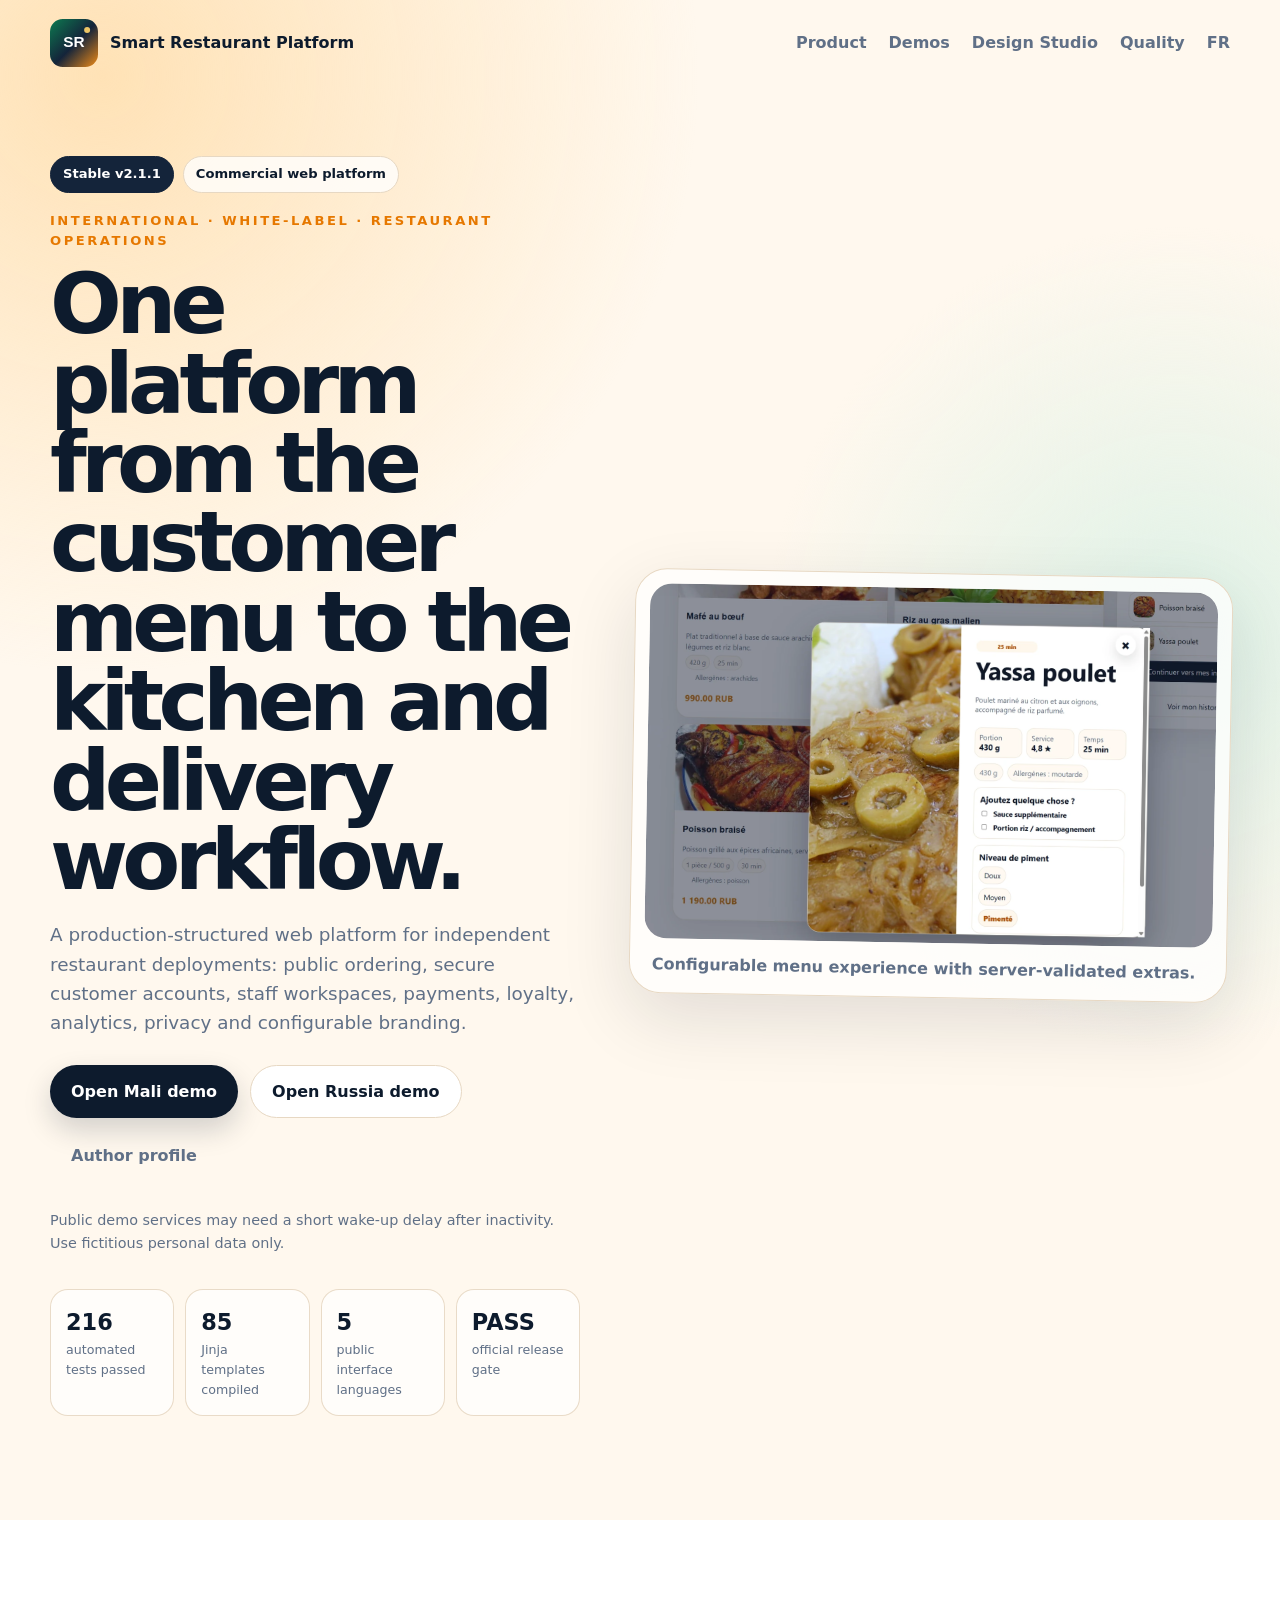
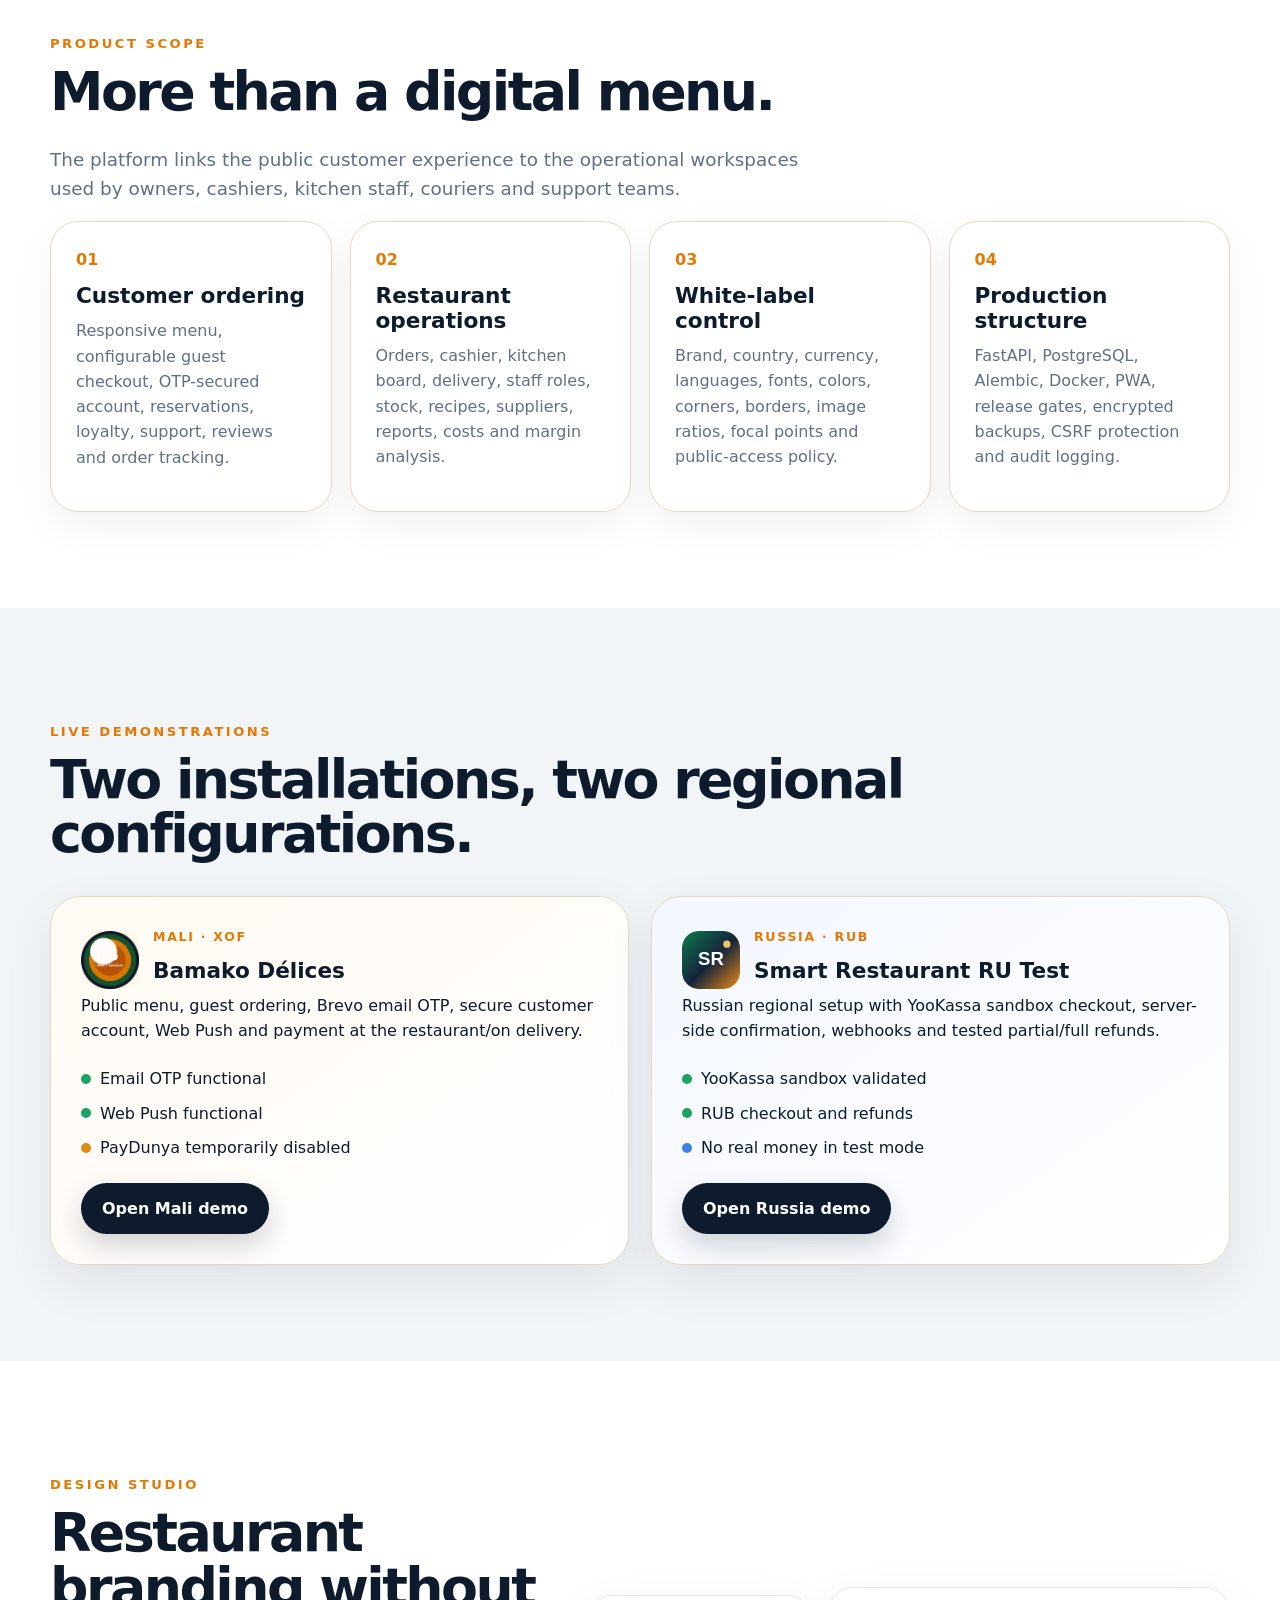
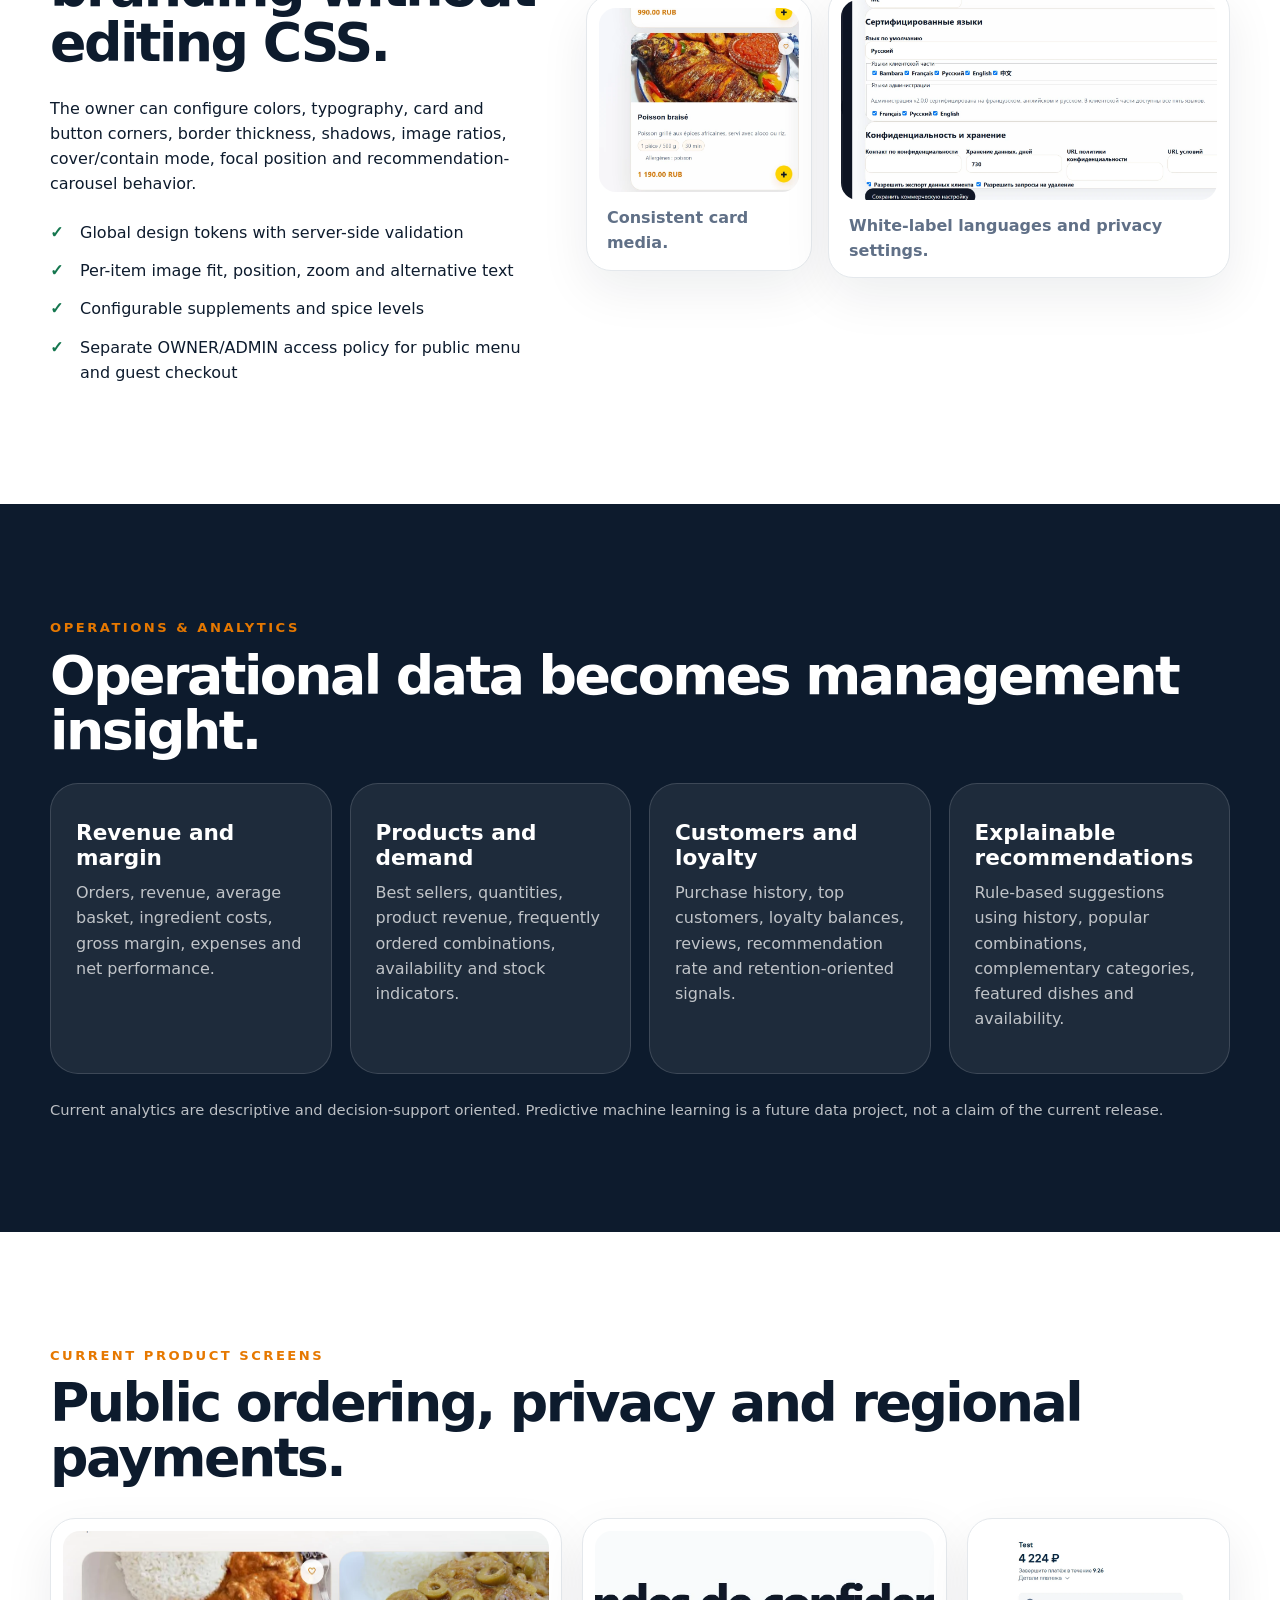
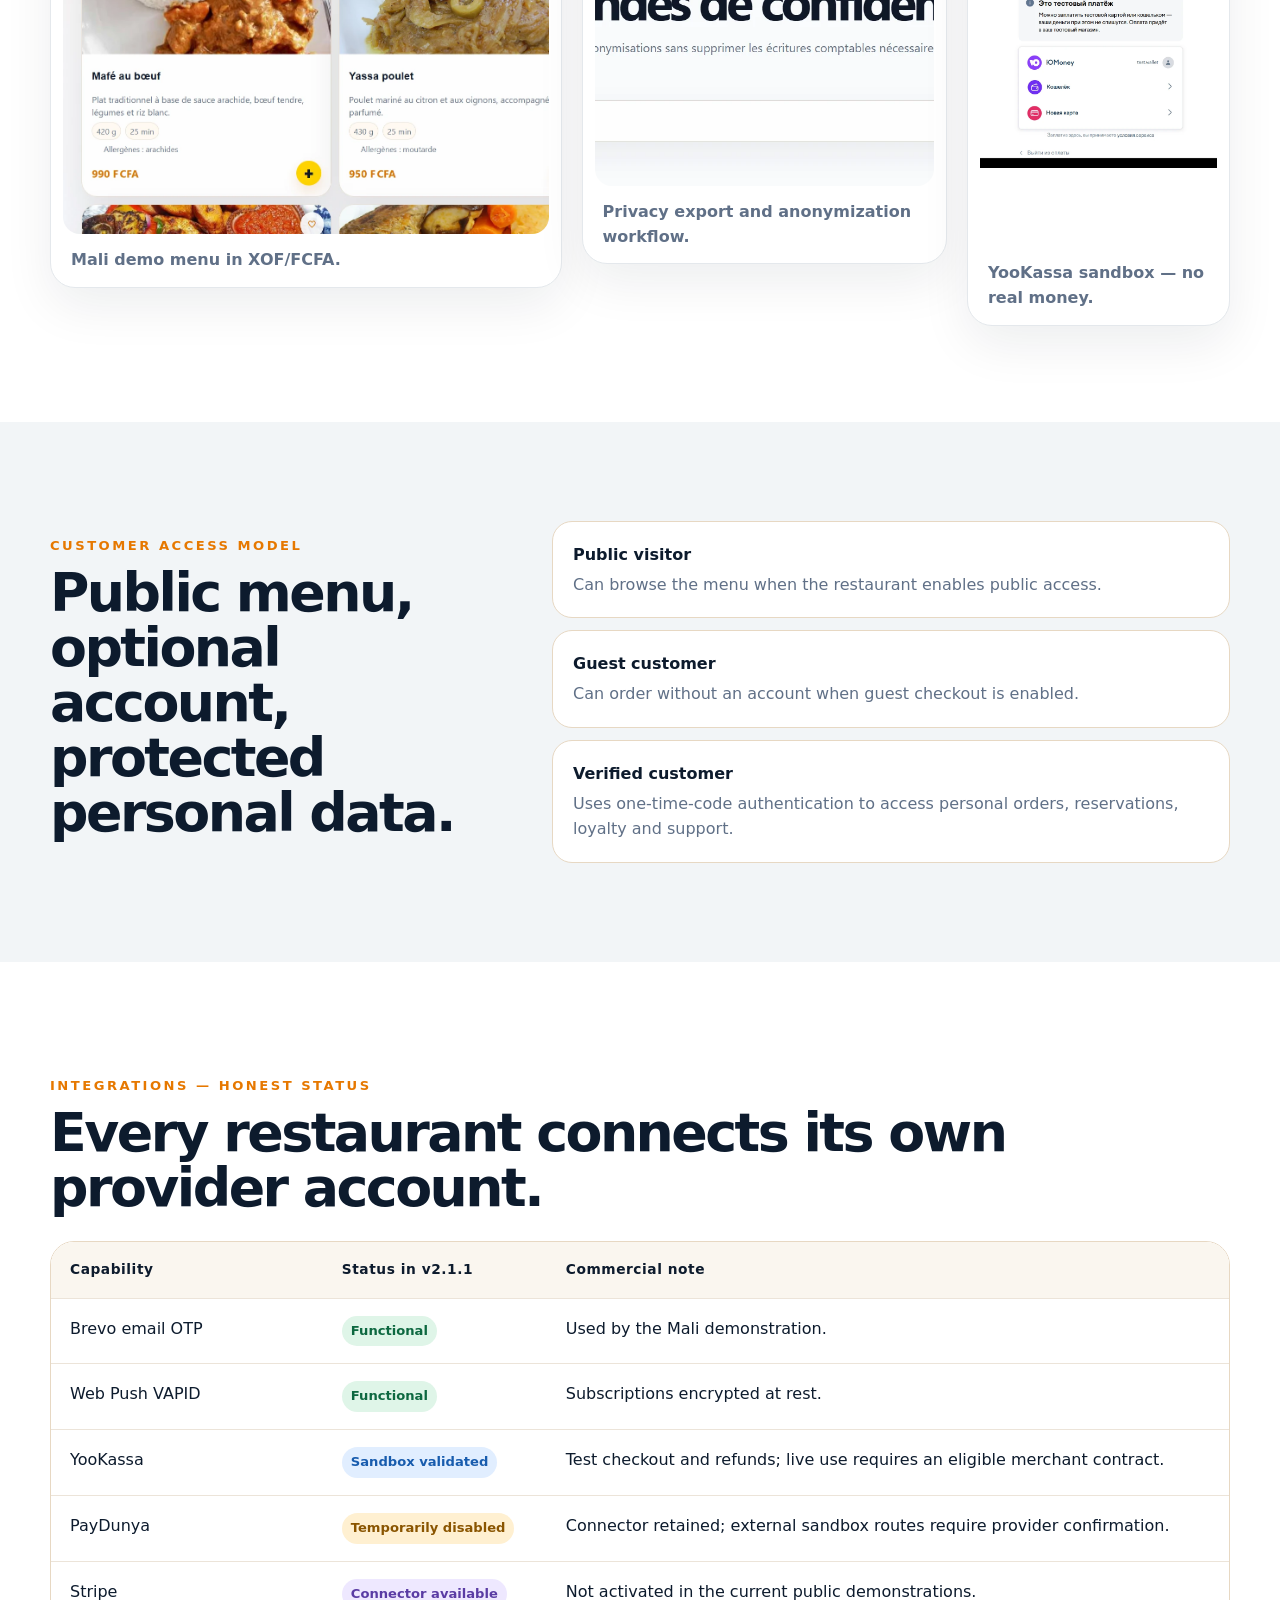
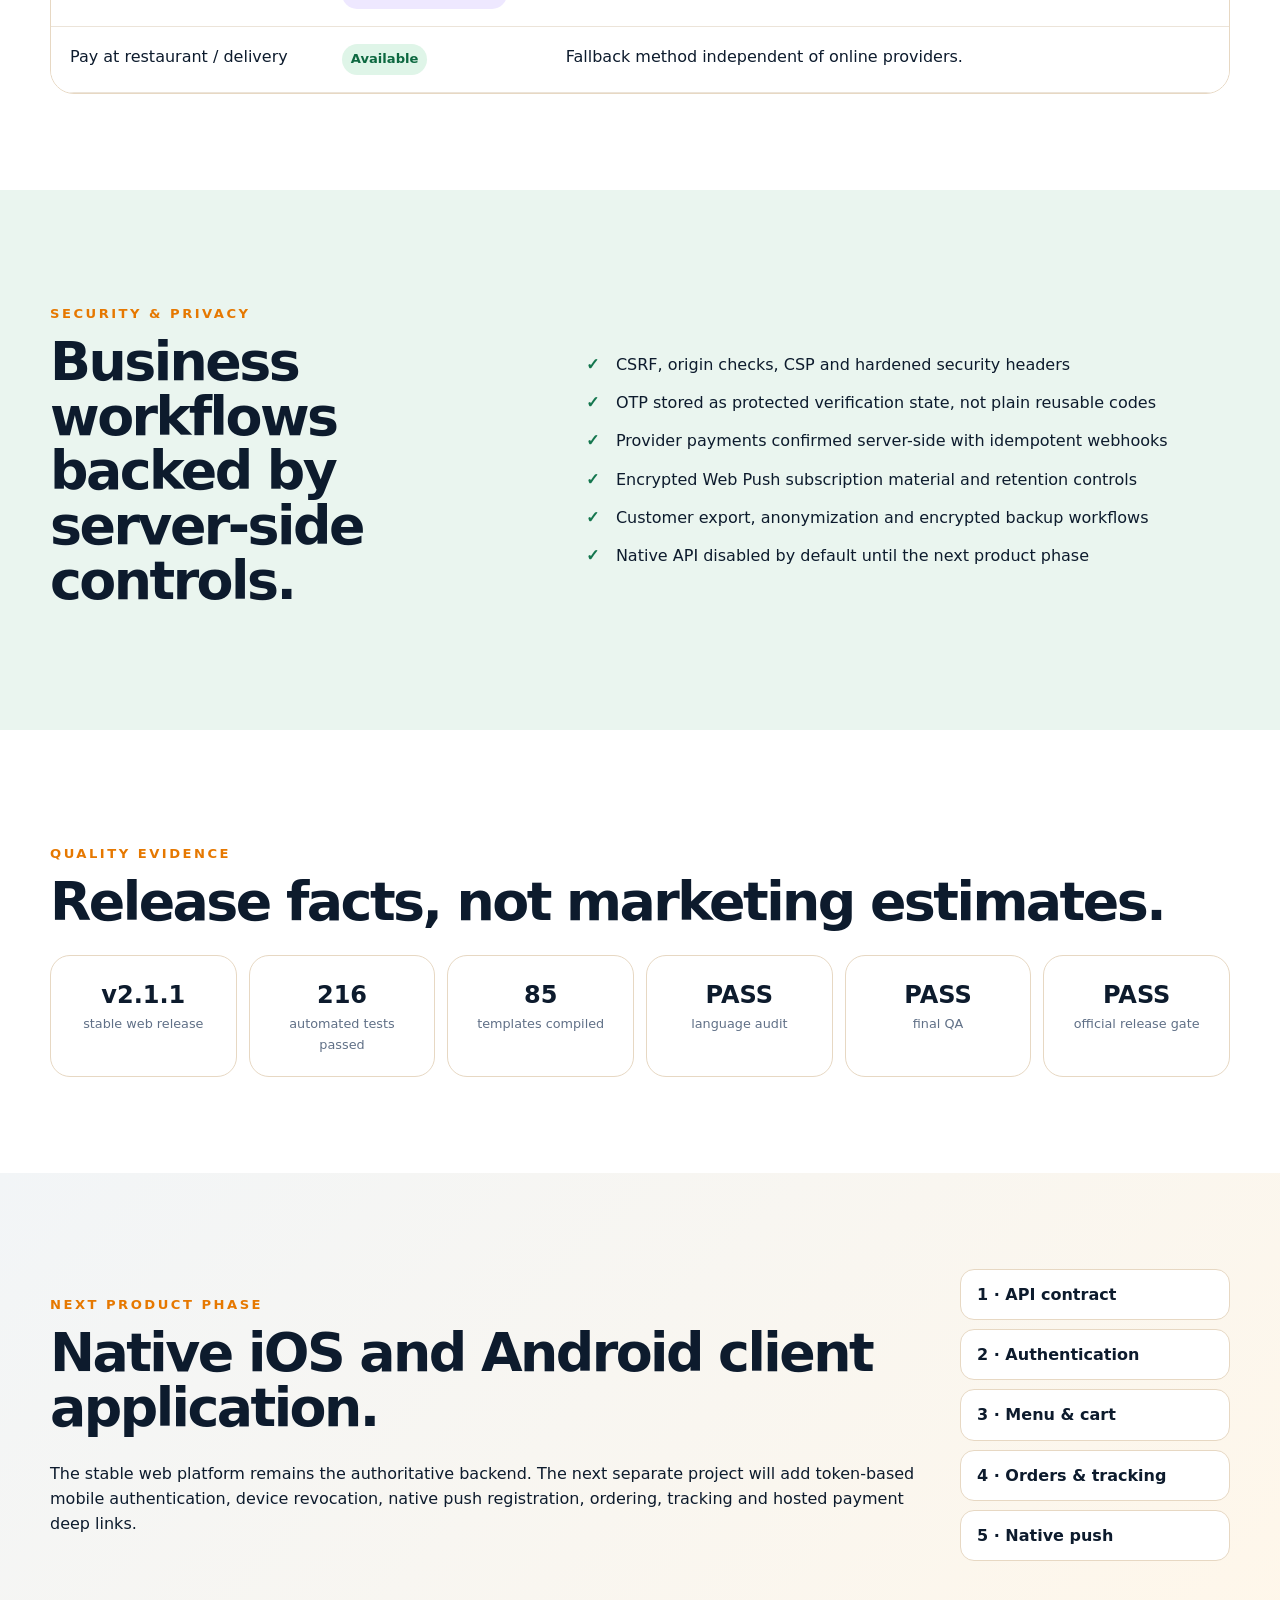
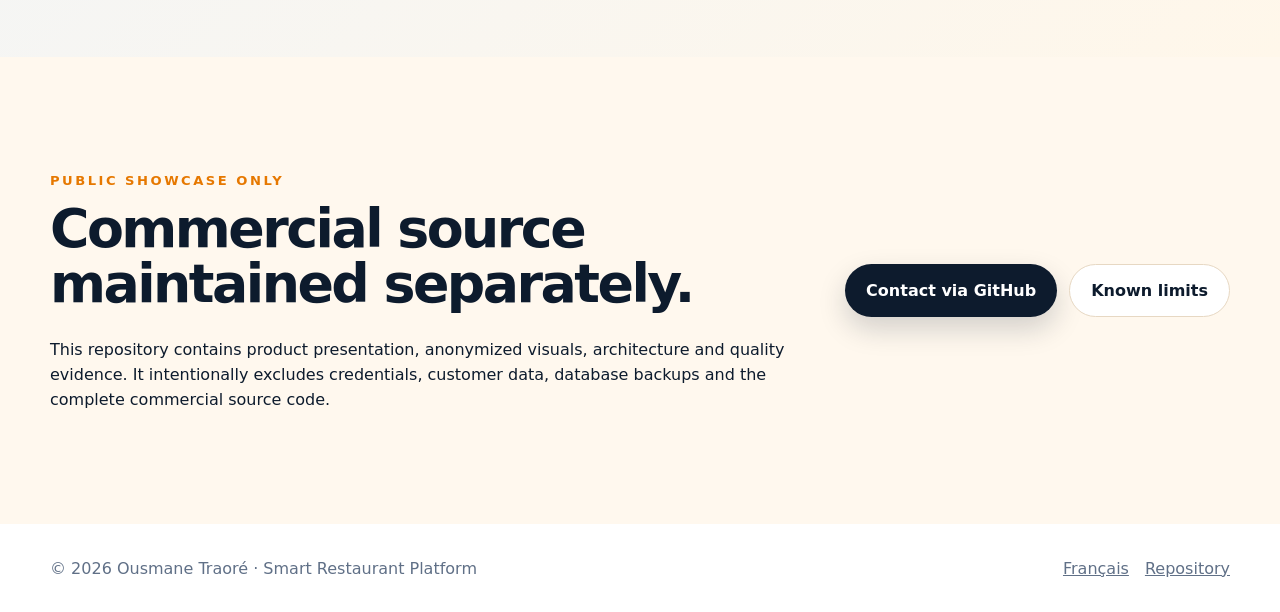
<file: index.html>
<!doctype html>
<html lang="en">
<head>
  <meta charset="utf-8">
  <meta name="viewport" content="width=device-width, initial-scale=1">
  <meta name="description" content="Smart Restaurant Platform v2.1.1: a white-label restaurant operations platform with ordering, staff workflows, secure customer accounts, analytics, notifications and payment connectors.">
  <meta name="theme-color" content="#0d1b2d">
  <meta property="og:type" content="website">
  <meta property="og:title" content="Smart Restaurant Platform — v2.1.1">
  <meta property="og:description" content="White-label restaurant operations, ordering, secure accounts, analytics, notifications and payment connectors.">
  <meta property="og:url" content="https://ousmane-tr25.github.io/smart-restaurant-platform-showcase/">
  <meta property="og:image" content="https://ousmane-tr25.github.io/smart-restaurant-platform-showcase/assets/og-cover.png">
  <meta name="twitter:card" content="summary_large_image">
  <link rel="canonical" href="https://ousmane-tr25.github.io/smart-restaurant-platform-showcase/">
  <link rel="alternate" hreflang="en" href="https://ousmane-tr25.github.io/smart-restaurant-platform-showcase/">
  <link rel="alternate" hreflang="fr" href="https://ousmane-tr25.github.io/smart-restaurant-platform-showcase/fr.html">
  <link rel="icon" href="assets/favicon.png" type="image/png">
  <link rel="manifest" href="site.webmanifest">
  <link rel="stylesheet" href="styles.css">
  <script defer src="script.js"></script>
  <title>Smart Restaurant Platform — Public Product Showcase</title>
  <script type="application/ld+json">{"@context": "https://schema.org", "@type": "SoftwareApplication", "name": "Smart Restaurant Platform", "applicationCategory": "BusinessApplication", "operatingSystem": "Web, PWA", "softwareVersion": "2.1.1", "description": "White-label restaurant ordering and operations platform.", "author": {"@type": "Person", "name": "Ousmane Traoré", "url": "https://github.com/Ousmane-Tr25"}, "url": "https://ousmane-tr25.github.io/smart-restaurant-platform-showcase/"}</script>
</head>
<body>
<a class="skip-link" href="#main">Skip to content</a>
<header class="site-header" id="top">
  <nav class="nav shell" aria-label="Primary navigation">
    <a class="brand" href="#top"><img src="assets/logo-smart-restaurant.svg" alt=""><span>Smart Restaurant Platform</span></a>
    <button class="menu-toggle" type="button" aria-expanded="false" aria-controls="site-nav">Menu</button>
    <div class="nav-links" id="site-nav">
<a href="#product">Product</a>
<a href="#demos">Demos</a>
<a href="#design">Design Studio</a>
<a href="#quality">Quality</a>
<a href="fr.html" lang="fr">FR</a>
</div>
  </nav>
  <div class="hero shell">
    <div class="hero-copy">
      <div class="badge-row"><span class="badge accent">Stable v2.1.1</span><span class="badge">Commercial web platform</span></div>
      <p class="eyebrow">INTERNATIONAL · WHITE-LABEL · RESTAURANT OPERATIONS</p>
      <h1>One platform from the customer menu to the kitchen and delivery workflow.</h1>
      <p class="lead">A production-structured web platform for independent restaurant deployments: public ordering, secure customer accounts, staff workspaces, payments, loyalty, analytics, privacy and configurable branding.</p>
      <div class="actions">
        <a class="button primary" href="https://bamako-delices-demo.onrender.com/menu?v=211" target="_blank" rel="noopener noreferrer">Open Mali demo</a>
        <a class="button secondary" href="https://smart-restaurant-ru-test.onrender.com/menu?v=211" target="_blank" rel="noopener noreferrer">Open Russia demo</a>
        <a class="button ghost" href="https://github.com/Ousmane-Tr25" target="_blank" rel="noopener noreferrer">Author profile</a>
      </div>
      <p class="demo-note">Public demo services may need a short wake-up delay after inactivity. Use fictitious personal data only.</p>
      <div class="metrics" aria-label="Quality metrics">
        <div><strong>216</strong><span>automated tests passed</span></div>
        <div><strong>85</strong><span>Jinja templates compiled</span></div>
        <div><strong>5</strong><span>public interface languages</span></div>
        <div><strong>PASS</strong><span>official release gate</span></div>
      </div>
    </div>
    <figure class="hero-shot">
      <img src="assets/screenshots/product-customization.webp" alt="Product detail dialog with supplements and spice-level options">
      <figcaption>Configurable menu experience with server-validated extras.</figcaption>
    </figure>
  </div>
</header>

<main id="main">
  <section class="section shell" id="product">
    <p class="eyebrow">PRODUCT SCOPE</p>
    <h2>More than a digital menu.</h2>
    <p class="section-intro">The platform links the public customer experience to the operational workspaces used by owners, cashiers, kitchen staff, couriers and support teams.</p>
    <div class="feature-grid">
      <article><span>01</span><h3>Customer ordering</h3><p>Responsive menu, configurable guest checkout, OTP-secured account, reservations, loyalty, support, reviews and order tracking.</p></article>
      <article><span>02</span><h3>Restaurant operations</h3><p>Orders, cashier, kitchen board, delivery, staff roles, stock, recipes, suppliers, reports, costs and margin analysis.</p></article>
      <article><span>03</span><h3>White-label control</h3><p>Brand, country, currency, languages, fonts, colors, corners, borders, image ratios, focal points and public-access policy.</p></article>
      <article><span>04</span><h3>Production structure</h3><p>FastAPI, PostgreSQL, Alembic, Docker, PWA, release gates, encrypted backups, CSRF protection and audit logging.</p></article>
    </div>
  </section>

  <section class="section soft" id="demos">
    <div class="shell">
      <p class="eyebrow">LIVE DEMONSTRATIONS</p>
      <h2>Two installations, two regional configurations.</h2>
      <div class="demo-grid">
        <article class="demo-card mali">
          <div class="demo-card-head"><img src="assets/logo-256.png" alt="Bamako Délices logo"><div><p class="kicker">MALI · XOF</p><h3>Bamako Délices</h3></div></div>
          <p>Public menu, guest ordering, Brevo email OTP, secure customer account, Web Push and payment at the restaurant/on delivery.</p>
          <ul class="status-list"><li><span class="dot ok"></span>Email OTP functional</li><li><span class="dot ok"></span>Web Push functional</li><li><span class="dot warn"></span>PayDunya temporarily disabled</li></ul>
          <a class="button primary" href="https://bamako-delices-demo.onrender.com/menu?v=211" target="_blank" rel="noopener noreferrer">Open Mali demo</a>
        </article>
        <article class="demo-card russia">
          <div class="demo-card-head"><img src="assets/logo-smart-restaurant.svg" alt=""><div><p class="kicker">RUSSIA · RUB</p><h3>Smart Restaurant RU Test</h3></div></div>
          <p>Russian regional setup with YooKassa sandbox checkout, server-side confirmation, webhooks and tested partial/full refunds.</p>
          <ul class="status-list"><li><span class="dot ok"></span>YooKassa sandbox validated</li><li><span class="dot ok"></span>RUB checkout and refunds</li><li><span class="dot info"></span>No real money in test mode</li></ul>
          <a class="button primary" href="https://smart-restaurant-ru-test.onrender.com/menu?v=211" target="_blank" rel="noopener noreferrer">Open Russia demo</a>
        </article>
      </div>
    </div>
  </section>

  <section class="section shell" id="design">
    <div class="split">
      <div>
        <p class="eyebrow">DESIGN STUDIO</p>
        <h2>Restaurant branding without editing CSS.</h2>
        <p>The owner can configure colors, typography, card and button corners, border thickness, shadows, image ratios, cover/contain mode, focal position and recommendation-carousel behavior.</p>
        <ul class="check-list"><li>Global design tokens with server-side validation</li><li>Per-item image fit, position, zoom and alternative text</li><li>Configurable supplements and spice levels</li><li>Separate OWNER/ADMIN access policy for public menu and guest checkout</li></ul>
      </div>
      <div class="image-stack">
        <figure><img src="assets/screenshots/menu-card-rub.webp" alt="Restaurant menu card with properly cropped food image"><figcaption>Consistent card media.</figcaption></figure>
        <figure><img src="assets/screenshots/commercial-settings.webp" alt="Commercial language and privacy configuration screen"><figcaption>White-label languages and privacy settings.</figcaption></figure>
      </div>
    </div>
  </section>

  <section class="section dark" id="operations">
    <div class="shell">
      <p class="eyebrow">OPERATIONS & ANALYTICS</p>
      <h2>Operational data becomes management insight.</h2>
      <div class="feature-grid dark-grid">
        <article><h3>Revenue and margin</h3><p>Orders, revenue, average basket, ingredient costs, gross margin, expenses and net performance.</p></article>
        <article><h3>Products and demand</h3><p>Best sellers, quantities, product revenue, frequently ordered combinations, availability and stock indicators.</p></article>
        <article><h3>Customers and loyalty</h3><p>Purchase history, top customers, loyalty balances, reviews, recommendation rate and retention-oriented signals.</p></article>
        <article><h3>Explainable recommendations</h3><p>Rule-based suggestions using history, popular combinations, complementary categories, featured dishes and availability.</p></article>
      </div>
      <p class="fine-print">Current analytics are descriptive and decision-support oriented. Predictive machine learning is a future data project, not a claim of the current release.</p>
    </div>
  </section>

  <section class="section shell" id="screens">
    <p class="eyebrow">CURRENT PRODUCT SCREENS</p>
    <h2>Public ordering, privacy and regional payments.</h2>
    <div class="gallery">
      <figure class="wide"><img src="assets/screenshots/menu-bamako.webp" alt="Bamako menu cards in FCFA"><figcaption>Mali demo menu in XOF/FCFA.</figcaption></figure>
      <figure><img src="assets/screenshots/privacy-workflow.webp" alt="Administrative privacy request workflow"><figcaption>Privacy export and anonymization workflow.</figcaption></figure>
      <figure class="portrait"><img src="assets/screenshots/yookassa-sandbox.webp" alt="YooKassa test checkout with explicit sandbox notice"><figcaption>YooKassa sandbox — no real money.</figcaption></figure>
    </div>
  </section>

  <section class="section soft" id="accounts">
    <div class="shell split compact">
      <div>
        <p class="eyebrow">CUSTOMER ACCESS MODEL</p>
        <h2>Public menu, optional account, protected personal data.</h2>
      </div>
      <div class="policy-cards">
        <article><strong>Public visitor</strong><span>Can browse the menu when the restaurant enables public access.</span></article>
        <article><strong>Guest customer</strong><span>Can order without an account when guest checkout is enabled.</span></article>
        <article><strong>Verified customer</strong><span>Uses one-time-code authentication to access personal orders, reservations, loyalty and support.</span></article>
      </div>
    </div>
  </section>

  <section class="section shell" id="integrations">
    <p class="eyebrow">INTEGRATIONS — HONEST STATUS</p>
    <h2>Every restaurant connects its own provider account.</h2>
    <div class="table-wrap">
      <table>
        <thead><tr><th>Capability</th><th>Status in v2.1.1</th><th>Commercial note</th></tr></thead>
        <tbody>
          <tr><td>Brevo email OTP</td><td><span class="status ok">Functional</span></td><td>Used by the Mali demonstration.</td></tr>
          <tr><td>Web Push VAPID</td><td><span class="status ok">Functional</span></td><td>Subscriptions encrypted at rest.</td></tr>
          <tr><td>YooKassa</td><td><span class="status test">Sandbox validated</span></td><td>Test checkout and refunds; live use requires an eligible merchant contract.</td></tr>
          <tr><td>PayDunya</td><td><span class="status pause">Temporarily disabled</span></td><td>Connector retained; external sandbox routes require provider confirmation.</td></tr>
          <tr><td>Stripe</td><td><span class="status ready">Connector available</span></td><td>Not activated in the current public demonstrations.</td></tr>
          <tr><td>Pay at restaurant / delivery</td><td><span class="status ok">Available</span></td><td>Fallback method independent of online providers.</td></tr>
        </tbody>
      </table>
    </div>
  </section>

  <section class="section security">
    <div class="shell split">
      <div>
        <p class="eyebrow">SECURITY & PRIVACY</p>
        <h2>Business workflows backed by server-side controls.</h2>
      </div>
      <ul class="security-list"><li>CSRF, origin checks, CSP and hardened security headers</li><li>OTP stored as protected verification state, not plain reusable codes</li><li>Provider payments confirmed server-side with idempotent webhooks</li><li>Encrypted Web Push subscription material and retention controls</li><li>Customer export, anonymization and encrypted backup workflows</li><li>Native API disabled by default until the next product phase</li></ul>
    </div>
  </section>

  <section class="section shell" id="quality">
    <p class="eyebrow">QUALITY EVIDENCE</p>
    <h2>Release facts, not marketing estimates.</h2>
    <div class="quality-grid">
      <div><strong>v2.1.1</strong><span>stable web release</span></div><div><strong>216</strong><span>automated tests passed</span></div><div><strong>85</strong><span>templates compiled</span></div><div><strong>PASS</strong><span>language audit</span></div><div><strong>PASS</strong><span>final QA</span></div><div><strong>PASS</strong><span>official release gate</span></div>
    </div>
  </section>

  <section class="section native">
    <div class="shell callout-grid">
      <div><p class="eyebrow">NEXT PRODUCT PHASE</p><h2>Native iOS and Android client application.</h2><p>The stable web platform remains the authoritative backend. The next separate project will add token-based mobile authentication, device revocation, native push registration, ordering, tracking and hosted payment deep links.</p></div>
      <div class="roadmap"><span>1 · API contract</span><span>2 · Authentication</span><span>3 · Menu & cart</span><span>4 · Orders & tracking</span><span>5 · Native push</span></div>
    </div>
  </section>

  <section class="section callout">
    <div class="shell callout-grid">
      <div><p class="eyebrow">PUBLIC SHOWCASE ONLY</p><h2>Commercial source maintained separately.</h2><p>This repository contains product presentation, anonymized visuals, architecture and quality evidence. It intentionally excludes credentials, customer data, database backups and the complete commercial source code.</p></div>
      <div class="actions"><a class="button primary" href="https://github.com/Ousmane-Tr25" target="_blank" rel="noopener noreferrer">Contact via GitHub</a><a class="button secondary" href="KNOWN_LIMITATIONS.md">Known limits</a></div>
    </div>
  </section>
</main>
<footer class="footer shell"><span>© 2026 Ousmane Traoré · Smart Restaurant Platform</span><div><a href="fr.html">Français</a><a href="https://github.com/Ousmane-Tr25/smart-restaurant-platform-showcase">Repository</a></div></footer>
</body></html>
</file>
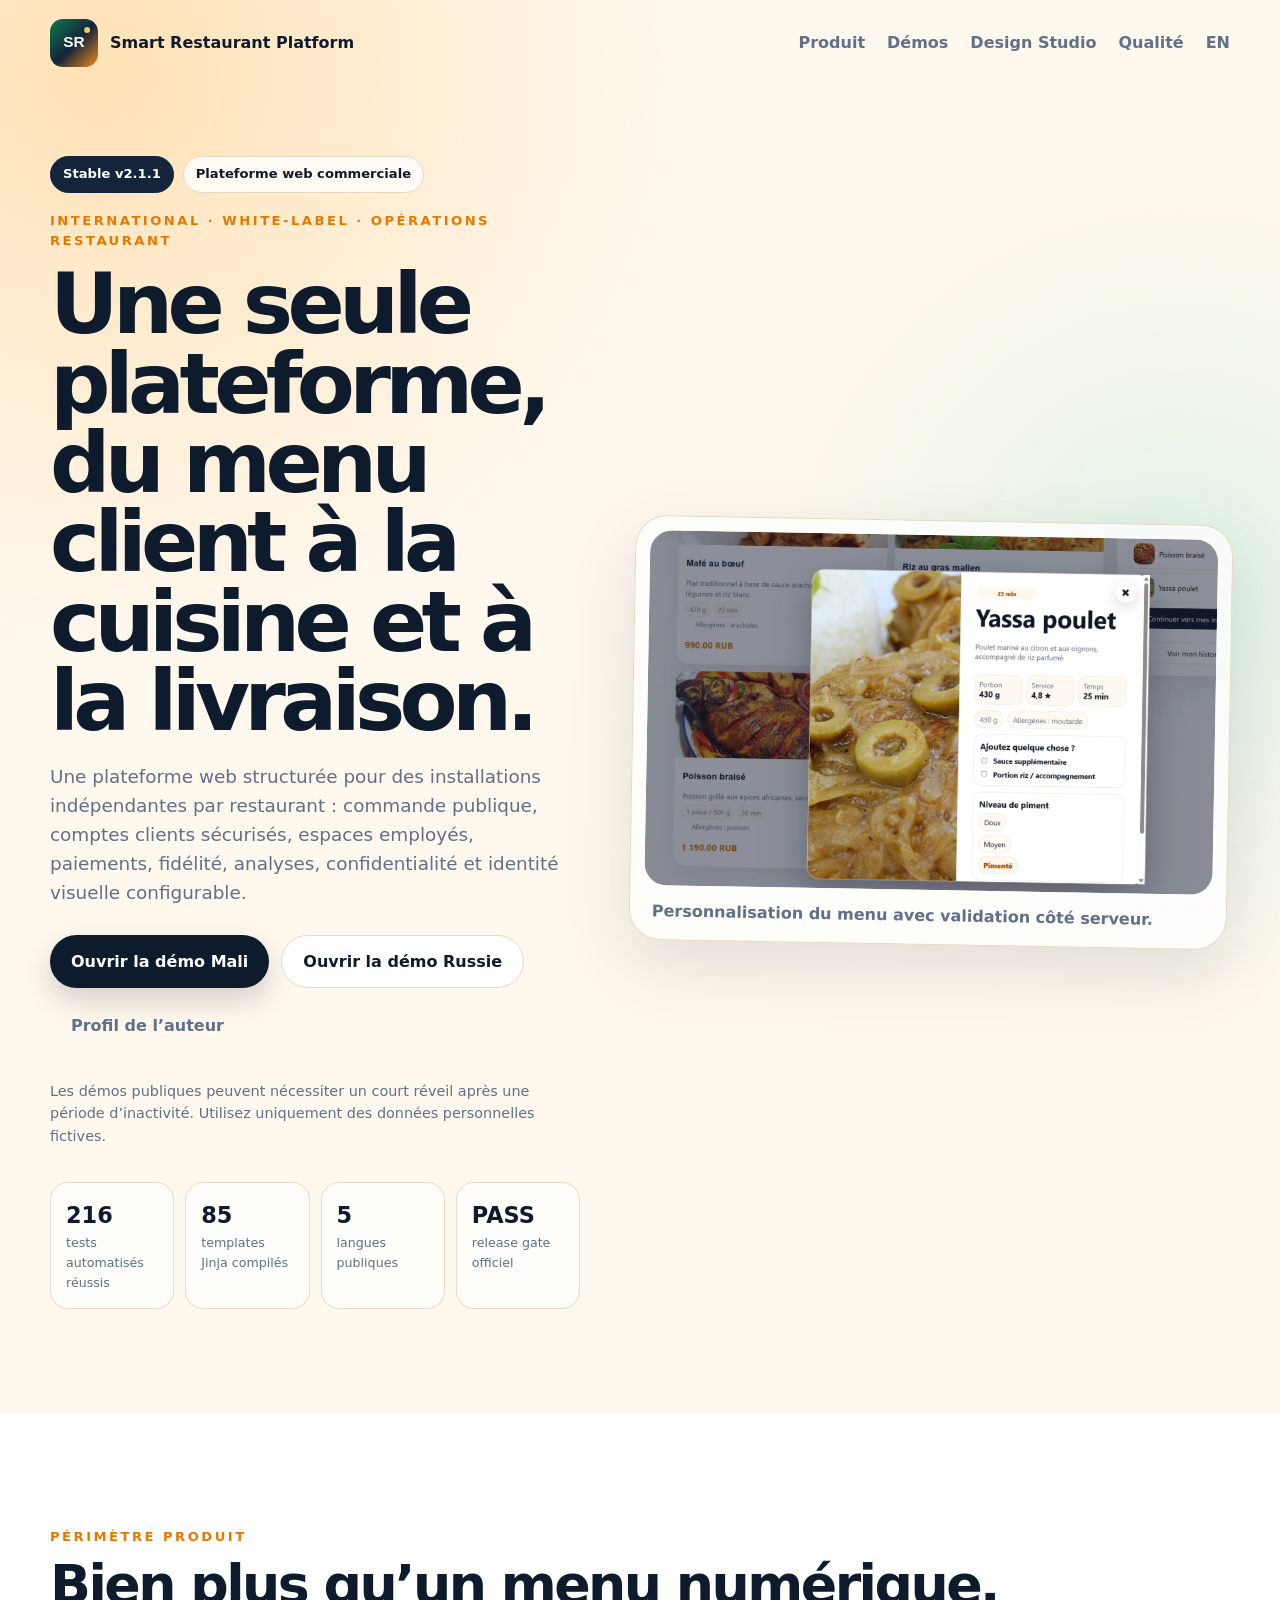
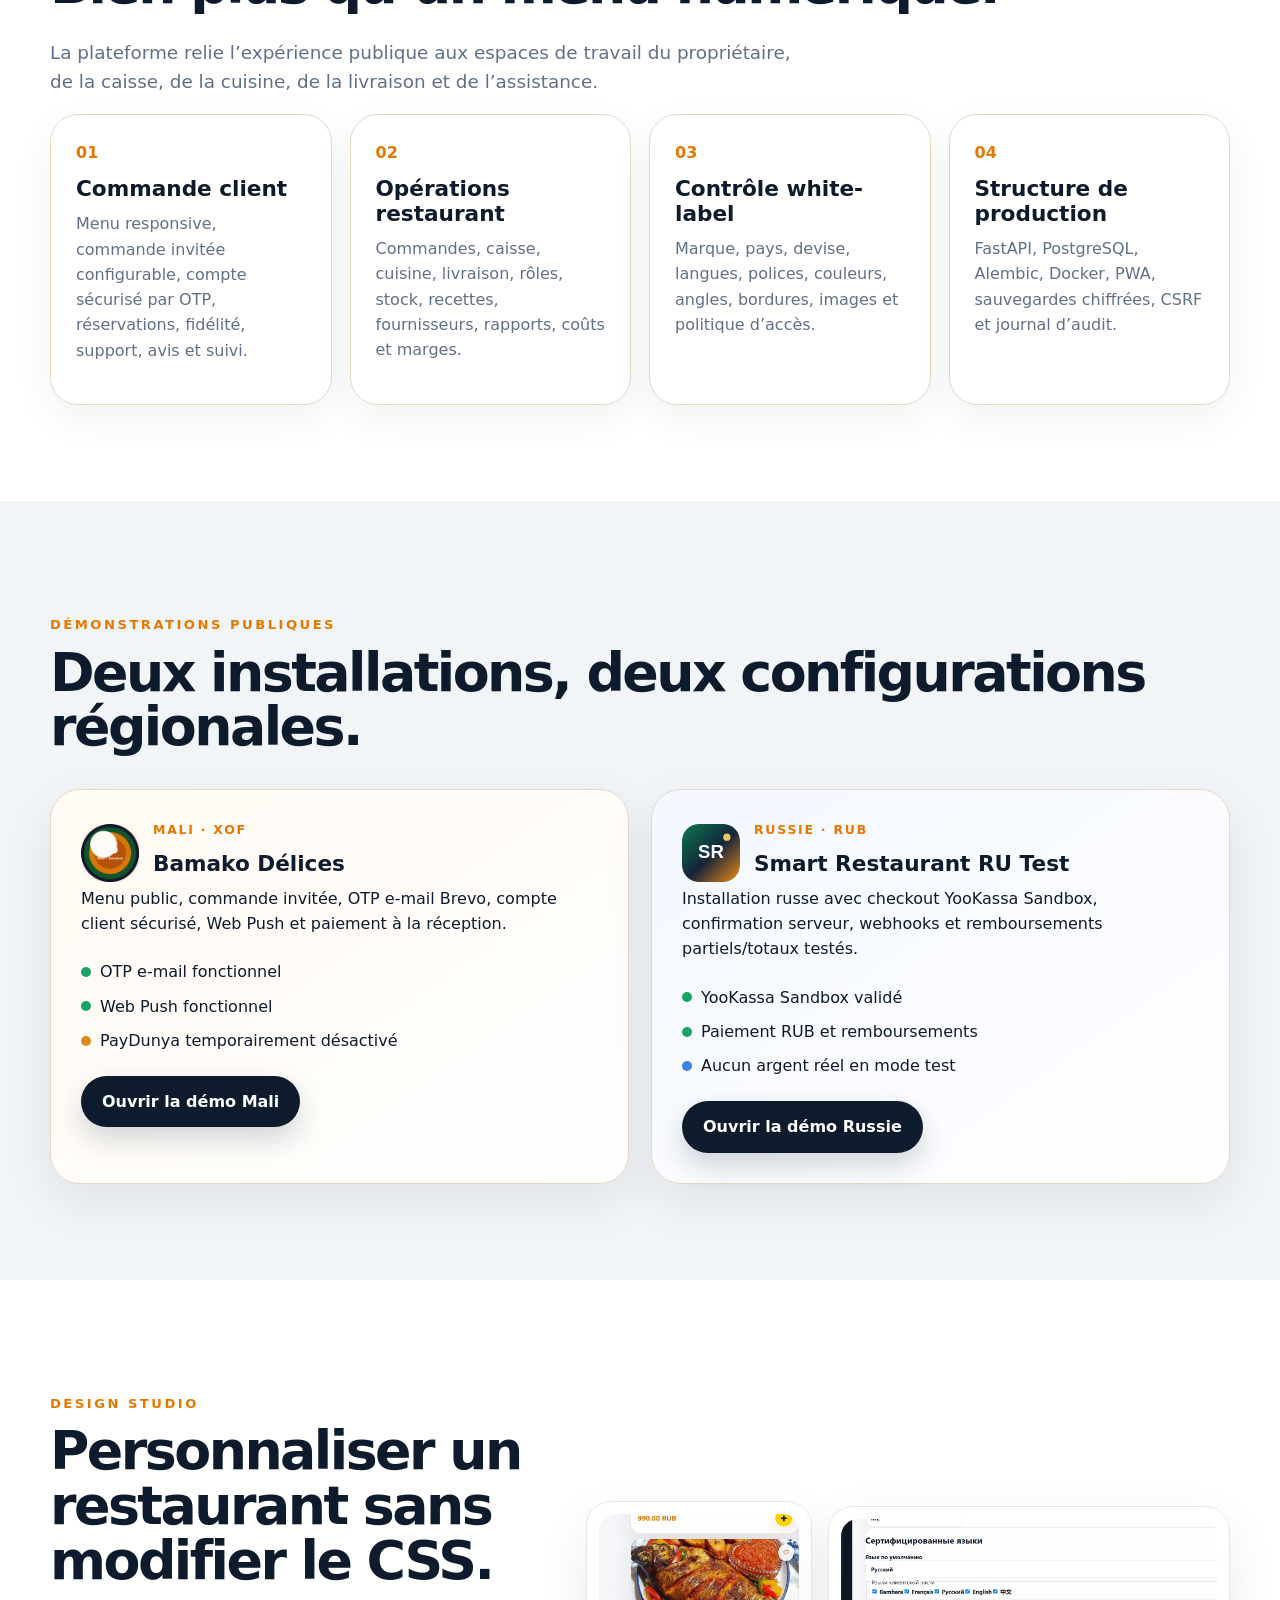
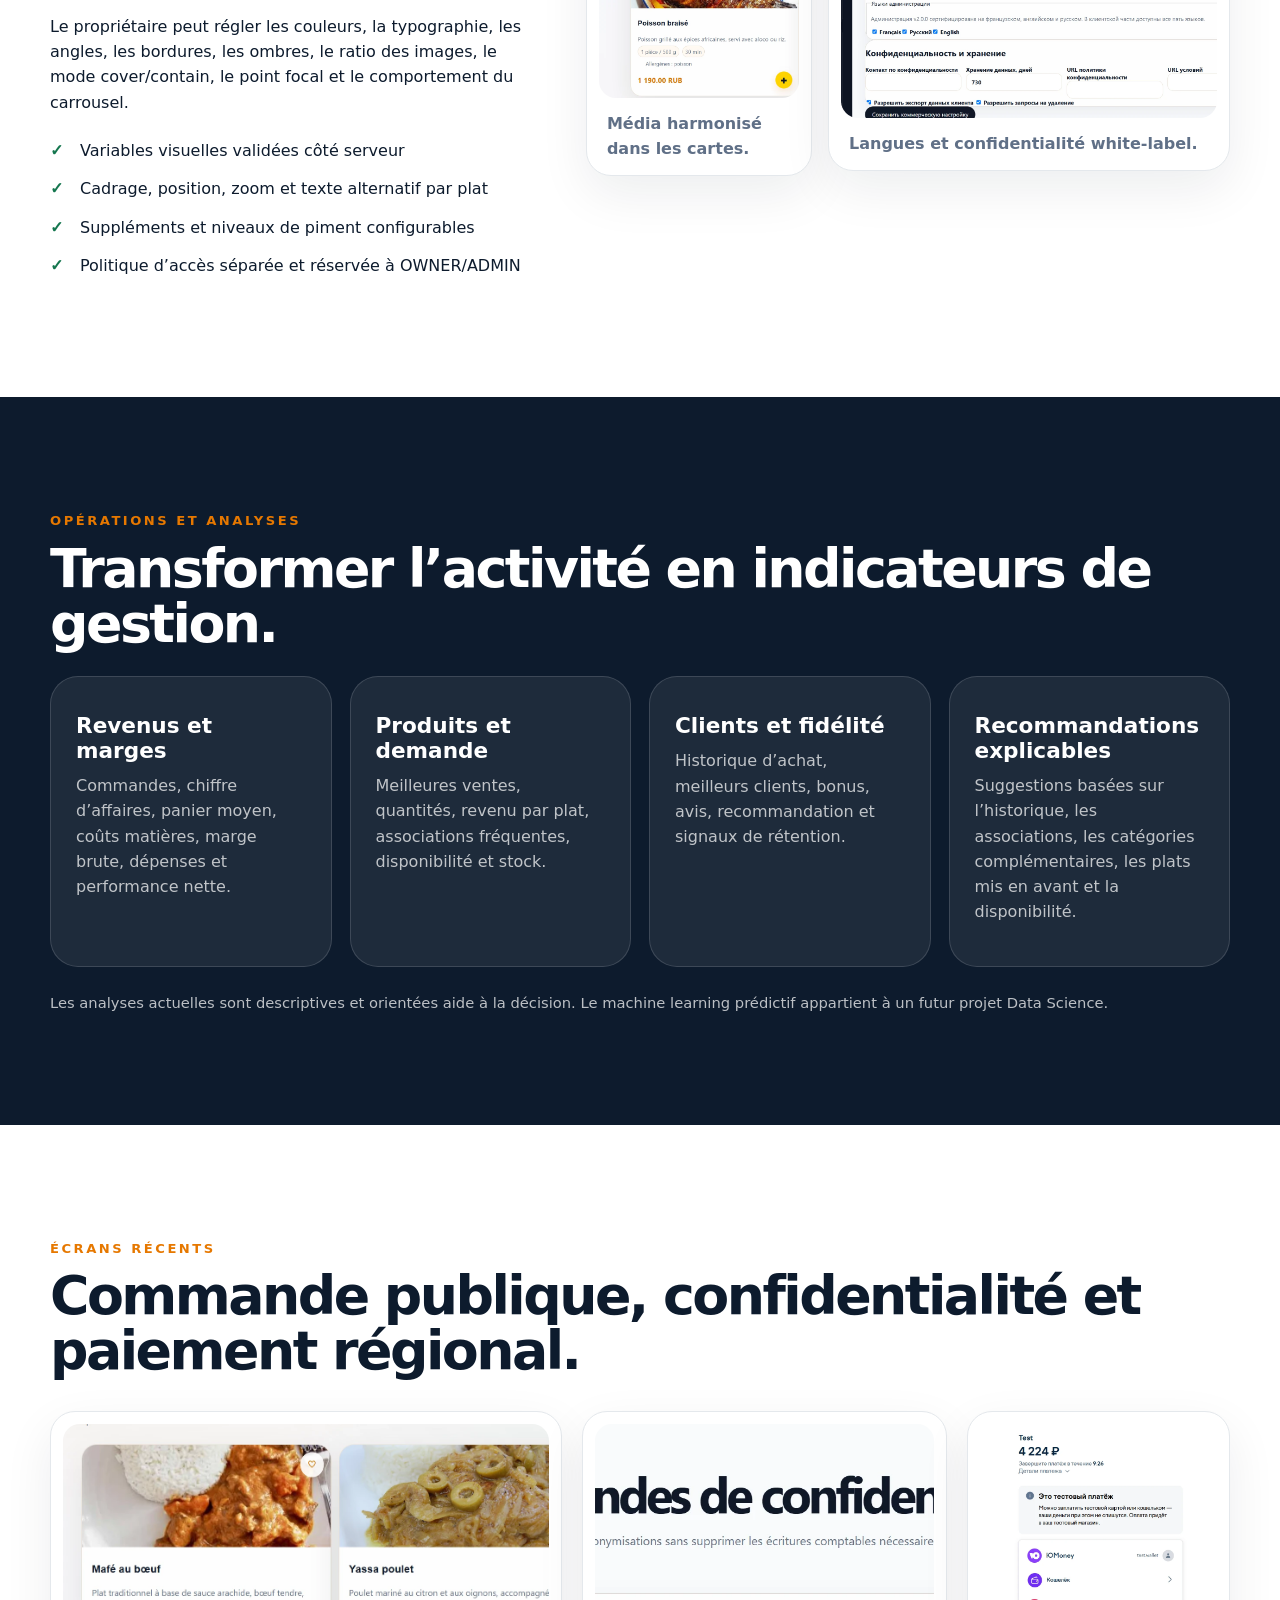
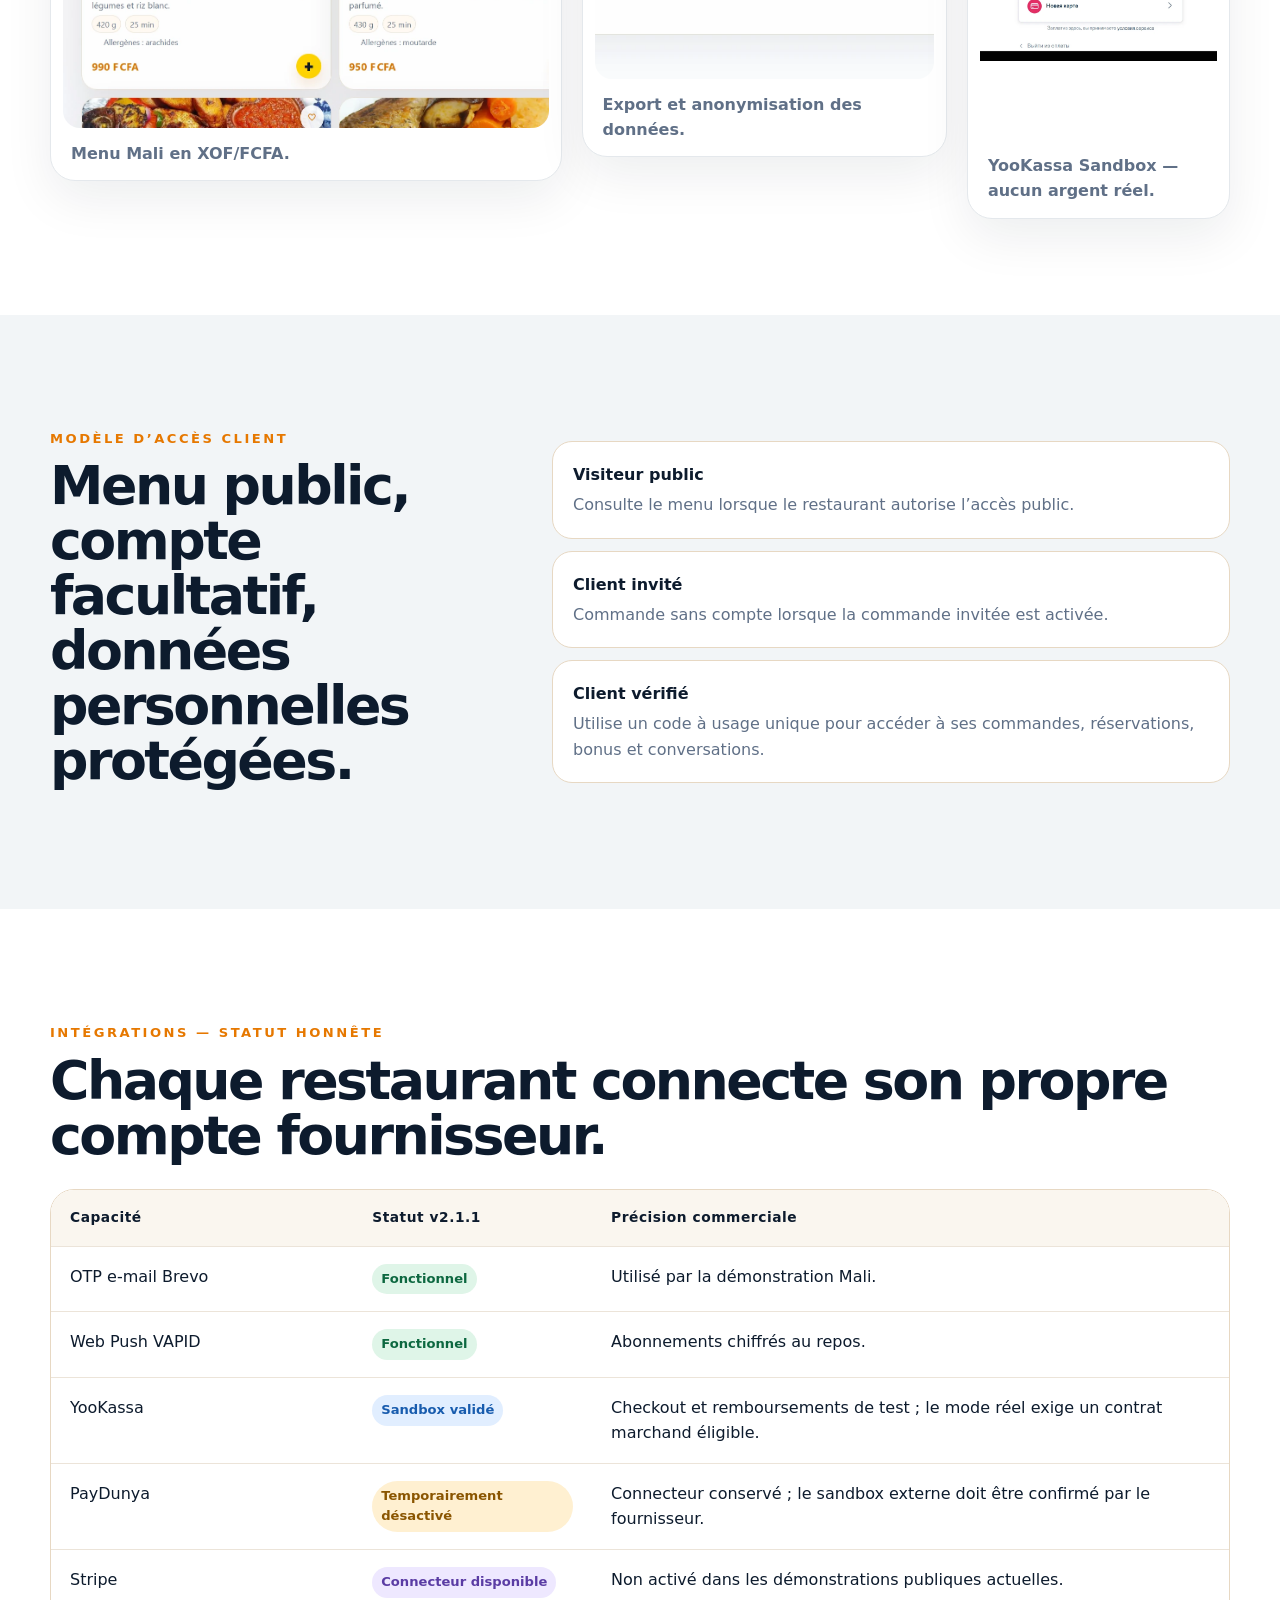
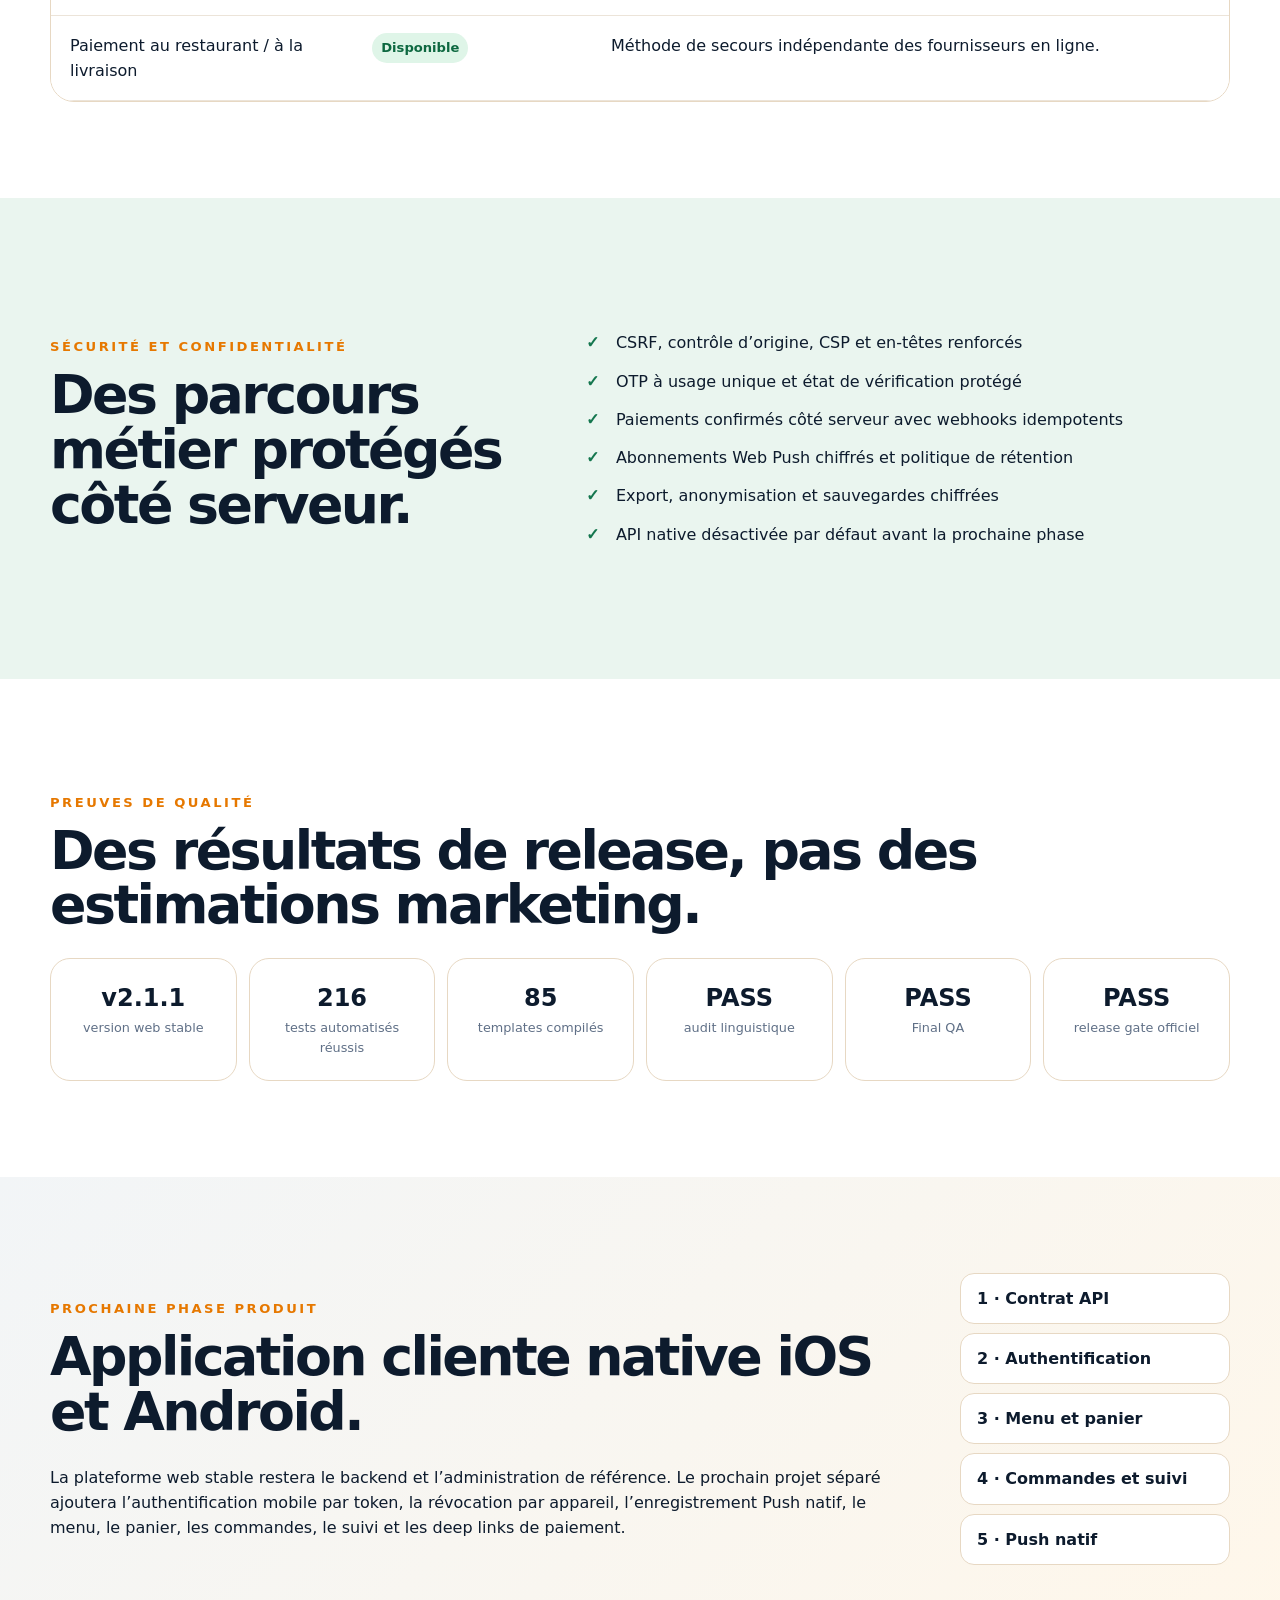
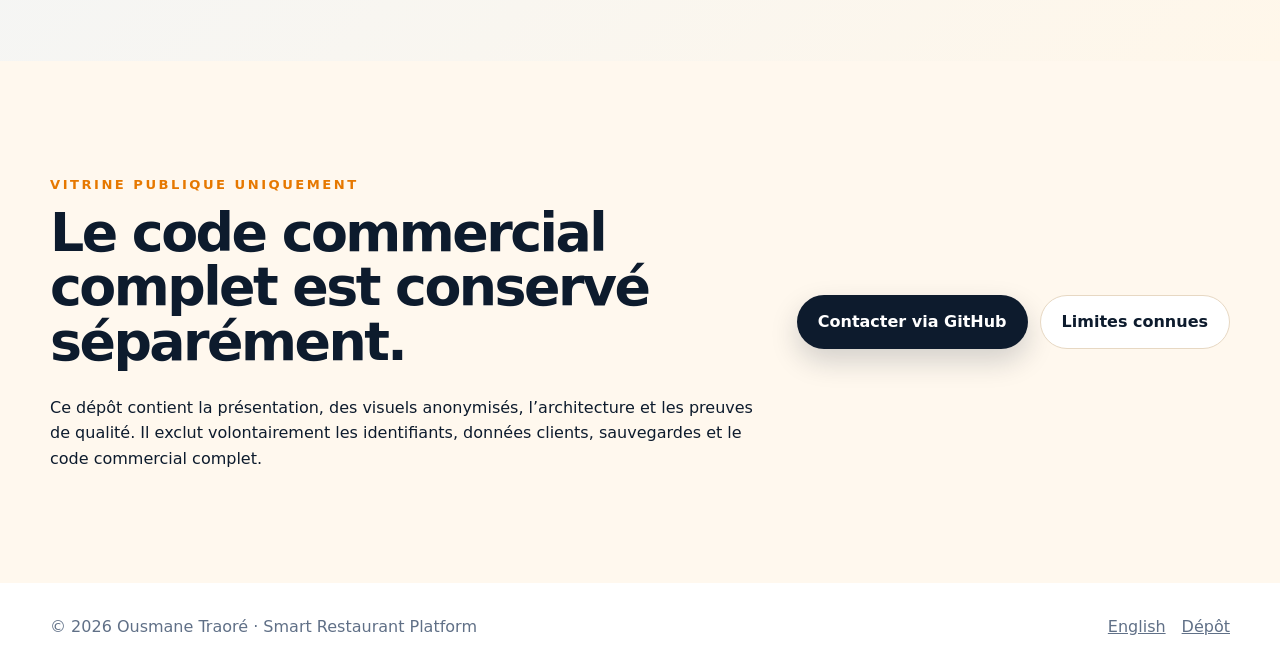
<file: fr.html>
<!doctype html>
<html lang="fr">
<head>
  <meta charset="utf-8">
  <meta name="viewport" content="width=device-width, initial-scale=1">
  <meta name="description" content="Smart Restaurant Platform v2.1.1 : plateforme white-label de commande et de gestion opérationnelle de restaurant, comptes sécurisés, analyses, notifications et paiements.">
  <meta name="theme-color" content="#0d1b2d">
  <meta property="og:type" content="website">
  <meta property="og:title" content="Smart Restaurant Platform — v2.1.1">
  <meta property="og:description" content="Commande, gestion opérationnelle, comptes sécurisés, analyses, notifications et connecteurs de paiement.">
  <meta property="og:url" content="https://ousmane-tr25.github.io/smart-restaurant-platform-showcase/fr.html">
  <meta property="og:image" content="https://ousmane-tr25.github.io/smart-restaurant-platform-showcase/assets/og-cover.png">
  <meta name="twitter:card" content="summary_large_image">
  <link rel="canonical" href="https://ousmane-tr25.github.io/smart-restaurant-platform-showcase/fr.html">
  <link rel="alternate" hreflang="en" href="https://ousmane-tr25.github.io/smart-restaurant-platform-showcase/">
  <link rel="alternate" hreflang="fr" href="https://ousmane-tr25.github.io/smart-restaurant-platform-showcase/fr.html">
  <link rel="icon" href="assets/favicon.png" type="image/png">
  <link rel="manifest" href="site.webmanifest">
  <link rel="stylesheet" href="styles.css">
  <script defer src="script.js"></script>
  <title>Smart Restaurant Platform — Vitrine publique</title>
</head>
<body>
<a class="skip-link" href="#main">Aller au contenu</a>
<header class="site-header" id="top">
  <nav class="nav shell" aria-label="Navigation principale">
    <a class="brand" href="#top"><img src="assets/logo-smart-restaurant.svg" alt=""><span>Smart Restaurant Platform</span></a>
    <button class="menu-toggle" type="button" aria-expanded="false" aria-controls="site-nav">Menu</button>
    <div class="nav-links" id="site-nav">
<a href="#produit">Produit</a>
<a href="#demos">Démos</a>
<a href="#design">Design Studio</a>
<a href="#qualite">Qualité</a>
<a href="index.html" lang="en">EN</a>
</div>
  </nav>
  <div class="hero shell">
    <div class="hero-copy">
      <div class="badge-row"><span class="badge accent">Stable v2.1.1</span><span class="badge">Plateforme web commerciale</span></div>
      <p class="eyebrow">INTERNATIONAL · WHITE-LABEL · OPÉRATIONS RESTAURANT</p>
      <h1>Une seule plateforme, du menu client à la cuisine et à la livraison.</h1>
      <p class="lead">Une plateforme web structurée pour des installations indépendantes par restaurant : commande publique, comptes clients sécurisés, espaces employés, paiements, fidélité, analyses, confidentialité et identité visuelle configurable.</p>
      <div class="actions"><a class="button primary" href="https://bamako-delices-demo.onrender.com/menu?v=211" target="_blank" rel="noopener noreferrer">Ouvrir la démo Mali</a><a class="button secondary" href="https://smart-restaurant-ru-test.onrender.com/menu?v=211" target="_blank" rel="noopener noreferrer">Ouvrir la démo Russie</a><a class="button ghost" href="https://github.com/Ousmane-Tr25" target="_blank" rel="noopener noreferrer">Profil de l’auteur</a></div>
      <p class="demo-note">Les démos publiques peuvent nécessiter un court réveil après une période d’inactivité. Utilisez uniquement des données personnelles fictives.</p>
      <div class="metrics"><div><strong>216</strong><span>tests automatisés réussis</span></div><div><strong>85</strong><span>templates Jinja compilés</span></div><div><strong>5</strong><span>langues publiques</span></div><div><strong>PASS</strong><span>release gate officiel</span></div></div>
    </div>
    <figure class="hero-shot"><img src="assets/screenshots/product-customization.webp" alt="Fenêtre d’un plat avec suppléments et niveau de piment"><figcaption>Personnalisation du menu avec validation côté serveur.</figcaption></figure>
  </div>
</header>
<main id="main">
  <section class="section shell" id="produit"><p class="eyebrow">PÉRIMÈTRE PRODUIT</p><h2>Bien plus qu’un menu numérique.</h2><p class="section-intro">La plateforme relie l’expérience publique aux espaces de travail du propriétaire, de la caisse, de la cuisine, de la livraison et de l’assistance.</p><div class="feature-grid"><article><span>01</span><h3>Commande client</h3><p>Menu responsive, commande invitée configurable, compte sécurisé par OTP, réservations, fidélité, support, avis et suivi.</p></article><article><span>02</span><h3>Opérations restaurant</h3><p>Commandes, caisse, cuisine, livraison, rôles, stock, recettes, fournisseurs, rapports, coûts et marges.</p></article><article><span>03</span><h3>Contrôle white-label</h3><p>Marque, pays, devise, langues, polices, couleurs, angles, bordures, images et politique d’accès.</p></article><article><span>04</span><h3>Structure de production</h3><p>FastAPI, PostgreSQL, Alembic, Docker, PWA, sauvegardes chiffrées, CSRF et journal d’audit.</p></article></div></section>

  <section class="section soft" id="demos"><div class="shell"><p class="eyebrow">DÉMONSTRATIONS PUBLIQUES</p><h2>Deux installations, deux configurations régionales.</h2><div class="demo-grid"><article class="demo-card mali"><div class="demo-card-head"><img src="assets/logo-256.png" alt="Logo Bamako Délices"><div><p class="kicker">MALI · XOF</p><h3>Bamako Délices</h3></div></div><p>Menu public, commande invitée, OTP e-mail Brevo, compte client sécurisé, Web Push et paiement à la réception.</p><ul class="status-list"><li><span class="dot ok"></span>OTP e-mail fonctionnel</li><li><span class="dot ok"></span>Web Push fonctionnel</li><li><span class="dot warn"></span>PayDunya temporairement désactivé</li></ul><a class="button primary" href="https://bamako-delices-demo.onrender.com/menu?v=211" target="_blank" rel="noopener noreferrer">Ouvrir la démo Mali</a></article><article class="demo-card russia"><div class="demo-card-head"><img src="assets/logo-smart-restaurant.svg" alt=""><div><p class="kicker">RUSSIE · RUB</p><h3>Smart Restaurant RU Test</h3></div></div><p>Installation russe avec checkout YooKassa Sandbox, confirmation serveur, webhooks et remboursements partiels/totaux testés.</p><ul class="status-list"><li><span class="dot ok"></span>YooKassa Sandbox validé</li><li><span class="dot ok"></span>Paiement RUB et remboursements</li><li><span class="dot info"></span>Aucun argent réel en mode test</li></ul><a class="button primary" href="https://smart-restaurant-ru-test.onrender.com/menu?v=211" target="_blank" rel="noopener noreferrer">Ouvrir la démo Russie</a></article></div></div></section>

  <section class="section shell" id="design"><div class="split"><div><p class="eyebrow">DESIGN STUDIO</p><h2>Personnaliser un restaurant sans modifier le CSS.</h2><p>Le propriétaire peut régler les couleurs, la typographie, les angles, les bordures, les ombres, le ratio des images, le mode cover/contain, le point focal et le comportement du carrousel.</p><ul class="check-list"><li>Variables visuelles validées côté serveur</li><li>Cadrage, position, zoom et texte alternatif par plat</li><li>Suppléments et niveaux de piment configurables</li><li>Politique d’accès séparée et réservée à OWNER/ADMIN</li></ul></div><div class="image-stack"><figure><img src="assets/screenshots/menu-card-rub.webp" alt="Carte de menu avec image correctement cadrée"><figcaption>Média harmonisé dans les cartes.</figcaption></figure><figure><img src="assets/screenshots/commercial-settings.webp" alt="Configuration des langues et de la confidentialité"><figcaption>Langues et confidentialité white-label.</figcaption></figure></div></div></section>

  <section class="section dark" id="operations"><div class="shell"><p class="eyebrow">OPÉRATIONS ET ANALYSES</p><h2>Transformer l’activité en indicateurs de gestion.</h2><div class="feature-grid dark-grid"><article><h3>Revenus et marges</h3><p>Commandes, chiffre d’affaires, panier moyen, coûts matières, marge brute, dépenses et performance nette.</p></article><article><h3>Produits et demande</h3><p>Meilleures ventes, quantités, revenu par plat, associations fréquentes, disponibilité et stock.</p></article><article><h3>Clients et fidélité</h3><p>Historique d’achat, meilleurs clients, bonus, avis, recommandation et signaux de rétention.</p></article><article><h3>Recommandations explicables</h3><p>Suggestions basées sur l’historique, les associations, les catégories complémentaires, les plats mis en avant et la disponibilité.</p></article></div><p class="fine-print">Les analyses actuelles sont descriptives et orientées aide à la décision. Le machine learning prédictif appartient à un futur projet Data Science.</p></div></section>

  <section class="section shell" id="screens"><p class="eyebrow">ÉCRANS RÉCENTS</p><h2>Commande publique, confidentialité et paiement régional.</h2><div class="gallery"><figure class="wide"><img src="assets/screenshots/menu-bamako.webp" alt="Cartes du menu Bamako en FCFA"><figcaption>Menu Mali en XOF/FCFA.</figcaption></figure><figure><img src="assets/screenshots/privacy-workflow.webp" alt="Workflow administratif des demandes de confidentialité"><figcaption>Export et anonymisation des données.</figcaption></figure><figure class="portrait"><img src="assets/screenshots/yookassa-sandbox.webp" alt="Checkout YooKassa de test avec avertissement sandbox"><figcaption>YooKassa Sandbox — aucun argent réel.</figcaption></figure></div></section>

  <section class="section soft" id="comptes"><div class="shell split compact"><div><p class="eyebrow">MODÈLE D’ACCÈS CLIENT</p><h2>Menu public, compte facultatif, données personnelles protégées.</h2></div><div class="policy-cards"><article><strong>Visiteur public</strong><span>Consulte le menu lorsque le restaurant autorise l’accès public.</span></article><article><strong>Client invité</strong><span>Commande sans compte lorsque la commande invitée est activée.</span></article><article><strong>Client vérifié</strong><span>Utilise un code à usage unique pour accéder à ses commandes, réservations, bonus et conversations.</span></article></div></div></section>

  <section class="section shell" id="integrations"><p class="eyebrow">INTÉGRATIONS — STATUT HONNÊTE</p><h2>Chaque restaurant connecte son propre compte fournisseur.</h2><div class="table-wrap"><table><thead><tr><th>Capacité</th><th>Statut v2.1.1</th><th>Précision commerciale</th></tr></thead><tbody><tr><td>OTP e-mail Brevo</td><td><span class="status ok">Fonctionnel</span></td><td>Utilisé par la démonstration Mali.</td></tr><tr><td>Web Push VAPID</td><td><span class="status ok">Fonctionnel</span></td><td>Abonnements chiffrés au repos.</td></tr><tr><td>YooKassa</td><td><span class="status test">Sandbox validé</span></td><td>Checkout et remboursements de test ; le mode réel exige un contrat marchand éligible.</td></tr><tr><td>PayDunya</td><td><span class="status pause">Temporairement désactivé</span></td><td>Connecteur conservé ; le sandbox externe doit être confirmé par le fournisseur.</td></tr><tr><td>Stripe</td><td><span class="status ready">Connecteur disponible</span></td><td>Non activé dans les démonstrations publiques actuelles.</td></tr><tr><td>Paiement au restaurant / à la livraison</td><td><span class="status ok">Disponible</span></td><td>Méthode de secours indépendante des fournisseurs en ligne.</td></tr></tbody></table></div></section>

  <section class="section security"><div class="shell split"><div><p class="eyebrow">SÉCURITÉ ET CONFIDENTIALITÉ</p><h2>Des parcours métier protégés côté serveur.</h2></div><ul class="security-list"><li>CSRF, contrôle d’origine, CSP et en-têtes renforcés</li><li>OTP à usage unique et état de vérification protégé</li><li>Paiements confirmés côté serveur avec webhooks idempotents</li><li>Abonnements Web Push chiffrés et politique de rétention</li><li>Export, anonymisation et sauvegardes chiffrées</li><li>API native désactivée par défaut avant la prochaine phase</li></ul></div></section>

  <section class="section shell" id="qualite"><p class="eyebrow">PREUVES DE QUALITÉ</p><h2>Des résultats de release, pas des estimations marketing.</h2><div class="quality-grid"><div><strong>v2.1.1</strong><span>version web stable</span></div><div><strong>216</strong><span>tests automatisés réussis</span></div><div><strong>85</strong><span>templates compilés</span></div><div><strong>PASS</strong><span>audit linguistique</span></div><div><strong>PASS</strong><span>Final QA</span></div><div><strong>PASS</strong><span>release gate officiel</span></div></div></section>

  <section class="section native"><div class="shell callout-grid"><div><p class="eyebrow">PROCHAINE PHASE PRODUIT</p><h2>Application cliente native iOS et Android.</h2><p>La plateforme web stable restera le backend et l’administration de référence. Le prochain projet séparé ajoutera l’authentification mobile par token, la révocation par appareil, l’enregistrement Push natif, le menu, le panier, les commandes, le suivi et les deep links de paiement.</p></div><div class="roadmap"><span>1 · Contrat API</span><span>2 · Authentification</span><span>3 · Menu et panier</span><span>4 · Commandes et suivi</span><span>5 · Push natif</span></div></div></section>

  <section class="section callout"><div class="shell callout-grid"><div><p class="eyebrow">VITRINE PUBLIQUE UNIQUEMENT</p><h2>Le code commercial complet est conservé séparément.</h2><p>Ce dépôt contient la présentation, des visuels anonymisés, l’architecture et les preuves de qualité. Il exclut volontairement les identifiants, données clients, sauvegardes et le code commercial complet.</p></div><div class="actions"><a class="button primary" href="https://github.com/Ousmane-Tr25" target="_blank" rel="noopener noreferrer">Contacter via GitHub</a><a class="button secondary" href="KNOWN_LIMITATIONS.md">Limites connues</a></div></div></section>
</main>
<footer class="footer shell"><span>© 2026 Ousmane Traoré · Smart Restaurant Platform</span><div><a href="index.html">English</a><a href="https://github.com/Ousmane-Tr25/smart-restaurant-platform-showcase">Dépôt</a></div></footer>
</body></html>
</file>
<file: styles.css>
:root {
  --ink: #0d1b2d;
  --muted: #607087;
  --paper: #fff8ee;
  --surface: #ffffff;
  --soft: #f2f5f7;
  --line: #e7d8c3;
  --accent: #e67800;
  --green: #14764e;
  --blue: #1769e0;
  --danger: #a93232;
  --radius: 28px;
  --shadow: 0 24px 70px rgba(13, 27, 45, .12);
}
* { box-sizing: border-box; }
html { scroll-behavior: smooth; }
body { margin: 0; color: var(--ink); background: var(--surface); font-family: Inter, ui-sans-serif, system-ui, -apple-system, BlinkMacSystemFont, "Segoe UI", sans-serif; line-height: 1.58; }
a { color: inherit; }
img { max-width: 100%; display: block; }
button, a { -webkit-tap-highlight-color: transparent; }
:focus-visible { outline: 3px solid #ffad33; outline-offset: 4px; }
.shell { width: min(1180px, calc(100% - 40px)); margin-inline: auto; }
.skip-link { position: fixed; left: 18px; top: 12px; z-index: 999; transform: translateY(-180%); background: var(--ink); color: white; padding: 10px 16px; border-radius: 12px; }
.skip-link:focus { transform: translateY(0); }
.site-header { background: radial-gradient(circle at 8% 5%, #ffe2b6 0, transparent 32%), radial-gradient(circle at 92% 42%, #dff2e7 0, transparent 28%), var(--paper); overflow: hidden; }
.nav { min-height: 86px; display: flex; align-items: center; justify-content: space-between; gap: 24px; position: relative; }
.brand { display: inline-flex; align-items: center; gap: 12px; text-decoration: none; font-weight: 900; }
.brand img { width: 48px; height: 48px; }
.nav-links { display: flex; align-items: center; gap: 22px; font-weight: 780; color: var(--muted); }
.nav-links a { text-decoration: none; }
.nav-links a:hover { color: var(--ink); }
.menu-toggle { display: none; border: 1px solid var(--line); background: rgba(255,255,255,.78); border-radius: 999px; padding: 10px 16px; font: inherit; font-weight: 800; }
.hero { padding: 70px 0 104px; display: grid; grid-template-columns: .94fr 1.06fr; align-items: center; gap: 52px; }
.badge-row { display: flex; flex-wrap: wrap; gap: 9px; }
.badge { border: 1px solid var(--line); background: rgba(255,255,255,.78); border-radius: 999px; padding: 7px 12px; font-size: .82rem; font-weight: 850; }
.badge.accent { background: #14243a; color: white; border-color: #14243a; }
.eyebrow { color: var(--accent); font-size: .82rem; font-weight: 900; letter-spacing: .19em; margin: 18px 0 0; }
h1 { margin: 13px 0 20px; font-size: clamp(3.2rem, 6.6vw, 6.55rem); line-height: .94; letter-spacing: -.067em; }
h2 { margin: 10px 0 25px; font-size: clamp(2.25rem, 4.2vw, 4.3rem); line-height: 1.02; letter-spacing: -.047em; }
h3 { margin: 12px 0 9px; font-size: 1.35rem; line-height: 1.15; }
p { margin-top: 0; }
.lead, .section-intro { color: var(--muted); font-size: 1.15rem; max-width: 760px; }
.actions { display: flex; flex-wrap: wrap; gap: 12px; margin: 28px 0; }
.button { min-height: 50px; padding: 13px 21px; border-radius: 999px; display: inline-flex; align-items: center; justify-content: center; font-weight: 860; text-decoration: none; transition: transform .18s ease, box-shadow .18s ease; }
.button:hover { transform: translateY(-2px); }
.button.primary { background: var(--ink); color: white; box-shadow: 0 12px 28px rgba(13,27,45,.18); }
.button.secondary { background: white; border: 1px solid var(--line); }
.button.ghost { color: var(--muted); }
.demo-note { color: var(--muted); font-size: .9rem; max-width: 680px; }
.metrics { display: grid; grid-template-columns: repeat(4, 1fr); gap: 11px; margin-top: 34px; }
.metrics div { padding: 15px; border: 1px solid rgba(231,216,195,.9); background: rgba(255,255,255,.72); border-radius: 18px; }
.metrics strong, .metrics span { display: block; }
.metrics strong { font-size: 1.4rem; }
.metrics span { color: var(--muted); font-size: .79rem; }
.hero-shot { margin: 0; padding: 14px; background: rgba(255,255,255,.74); border: 1px solid var(--line); border-radius: 32px; box-shadow: var(--shadow); transform: rotate(1deg); }
.hero-shot img { border-radius: 22px; aspect-ratio: 16 / 10; object-fit: cover; object-position: center; }
figcaption { padding: 13px 8px 2px; color: var(--muted); font-weight: 720; }
.section { padding: 96px 0; }
.section.soft { background: var(--soft); }
.section.dark { background: var(--ink); color: white; }
.section.security { background: #eaf5ef; }
.section.native { background: linear-gradient(135deg, #f2f5f7, #fff7ea); }
.section.callout { background: var(--paper); }
.feature-grid { display: grid; grid-template-columns: repeat(4, minmax(0, 1fr)); gap: 18px; }
.feature-grid article { padding: 25px; border: 1px solid var(--line); border-radius: var(--radius); background: white; box-shadow: 0 14px 40px rgba(13,27,45,.055); }
.feature-grid article > span { color: var(--accent); font-weight: 900; }
.feature-grid p { color: var(--muted); }
.dark-grid article { background: rgba(255,255,255,.07); border-color: rgba(255,255,255,.14); box-shadow: none; }
.dark-grid p, .dark .fine-print { color: rgba(255,255,255,.72); }
.fine-print { margin-top: 24px; font-size: .92rem; }
.demo-grid { display: grid; grid-template-columns: 1fr 1fr; gap: 22px; margin-top: 34px; }
.demo-card { padding: 30px; border-radius: 30px; border: 1px solid var(--line); background: white; box-shadow: 0 18px 50px rgba(13,27,45,.08); }
.demo-card.mali { background: linear-gradient(145deg, #fffaf3, #fff); }
.demo-card.russia { background: linear-gradient(145deg, #f3f7ff, #fff); }
.demo-card-head { display: flex; align-items: center; gap: 14px; }
.demo-card-head img { width: 58px; height: 58px; border-radius: 17px; object-fit: cover; }
.kicker { color: var(--accent); font-weight: 900; letter-spacing: .14em; font-size: .78rem; margin: 0; }
.status-list, .check-list, .security-list { list-style: none; padding: 0; margin: 23px 0; }
.status-list li { display: flex; align-items: center; gap: 9px; margin: 9px 0; }
.dot { width: 10px; height: 10px; border-radius: 50%; display: inline-block; }
.dot.ok { background: #19a365; }.dot.warn { background: #dc8b18; }.dot.info { background: #3e82e8; }
.split { display: grid; grid-template-columns: .86fr 1.14fr; gap: 50px; align-items: center; }
.split.compact { grid-template-columns: .8fr 1.2fr; }
.check-list li, .security-list li { position: relative; padding-left: 30px; margin: 13px 0; }
.check-list li::before, .security-list li::before { content: '✓'; position: absolute; left: 0; color: var(--green); font-weight: 950; }
.image-stack { display: grid; grid-template-columns: .72fr 1.28fr; gap: 16px; align-items: center; }
figure { margin: 0; padding: 12px; background: white; border: 1px solid #e4e8ec; border-radius: 25px; box-shadow: 0 18px 50px rgba(13,27,45,.075); }
figure img { border-radius: 17px; margin-inline: auto; }
.gallery { display: grid; grid-template-columns: 1.4fr 1fr .72fr; gap: 20px; align-items: start; margin-top: 32px; }
.gallery figure img { width: 100%; aspect-ratio: 4/3; object-fit: cover; object-position: top center; }
.gallery .wide img { aspect-ratio: 16/10; }
.gallery .portrait img { aspect-ratio: 3/4; object-fit: contain; background: #fff; }
.policy-cards { display: grid; gap: 12px; }
.policy-cards article { padding: 20px; background: white; border: 1px solid var(--line); border-radius: 20px; }
.policy-cards strong, .policy-cards span { display: block; }
.policy-cards span { color: var(--muted); margin-top: 5px; }
.table-wrap { overflow-x: auto; border: 1px solid var(--line); border-radius: 24px; }
table { width: 100%; border-collapse: collapse; background: white; min-width: 760px; }
th, td { text-align: left; padding: 17px 19px; border-bottom: 1px solid #ece4d9; vertical-align: top; }
th { background: #faf6ef; font-size: .86rem; letter-spacing: .04em; }
.status { display: inline-flex; padding: 5px 9px; border-radius: 999px; font-weight: 850; font-size: .82rem; }
.status.ok { color: #0d6840; background: #dff5e8; }.status.test { color: #185cae; background: #e1eeff; }.status.pause { color: #8a5500; background: #fff0d1; }.status.ready { color: #5a3ca4; background: #eee8ff; }
.quality-grid { display: grid; grid-template-columns: repeat(6, 1fr); gap: 12px; }
.quality-grid div { padding: 21px 16px; border: 1px solid var(--line); border-radius: 20px; text-align: center; }
.quality-grid strong, .quality-grid span { display: block; }
.quality-grid strong { font-size: 1.5rem; }
.quality-grid span { color: var(--muted); font-size: .8rem; }
.callout-grid { display: grid; grid-template-columns: 1fr auto; gap: 42px; align-items: center; }
.roadmap { display: grid; gap: 9px; min-width: 270px; }
.roadmap span { padding: 12px 16px; border-radius: 14px; background: white; border: 1px solid var(--line); font-weight: 800; }
.footer { min-height: 88px; display: flex; align-items: center; justify-content: space-between; gap: 20px; color: var(--muted); }
.footer div { display: flex; gap: 16px; }
@media (max-width: 1000px) {
  .hero, .split, .split.compact { grid-template-columns: 1fr; }
  .feature-grid { grid-template-columns: repeat(2, 1fr); }
  .quality-grid { grid-template-columns: repeat(3, 1fr); }
  .gallery { grid-template-columns: 1fr 1fr; }
  .gallery .wide { grid-column: 1/-1; }
}
@media (max-width: 760px) {
  .menu-toggle { display: inline-flex; }
  .nav-links { display: none; position: absolute; inset: 68px 0 auto; z-index: 50; padding: 18px; flex-direction: column; align-items: stretch; background: white; border: 1px solid var(--line); border-radius: 20px; box-shadow: var(--shadow); }
  .nav-links.open { display: flex; }
  .hero { padding: 42px 0 72px; }
  .metrics, .demo-grid, .image-stack, .gallery { grid-template-columns: 1fr; }
  .gallery .wide { grid-column: auto; }
  .callout-grid { grid-template-columns: 1fr; }
  .section { padding: 70px 0; }
  h1 { font-size: clamp(3rem, 14vw, 4.7rem); }
}
@media (max-width: 540px) {
  .shell { width: min(100% - 24px, 1180px); }
  .feature-grid, .quality-grid { grid-template-columns: 1fr; }
  .demo-card { padding: 22px; }
  .footer { padding: 25px 0; flex-direction: column; align-items: flex-start; }
  .footer div { flex-wrap: wrap; }
}
@media (prefers-reduced-motion: reduce) {
  *, *::before, *::after { scroll-behavior: auto !important; transition: none !important; animation: none !important; }
}
</file>
